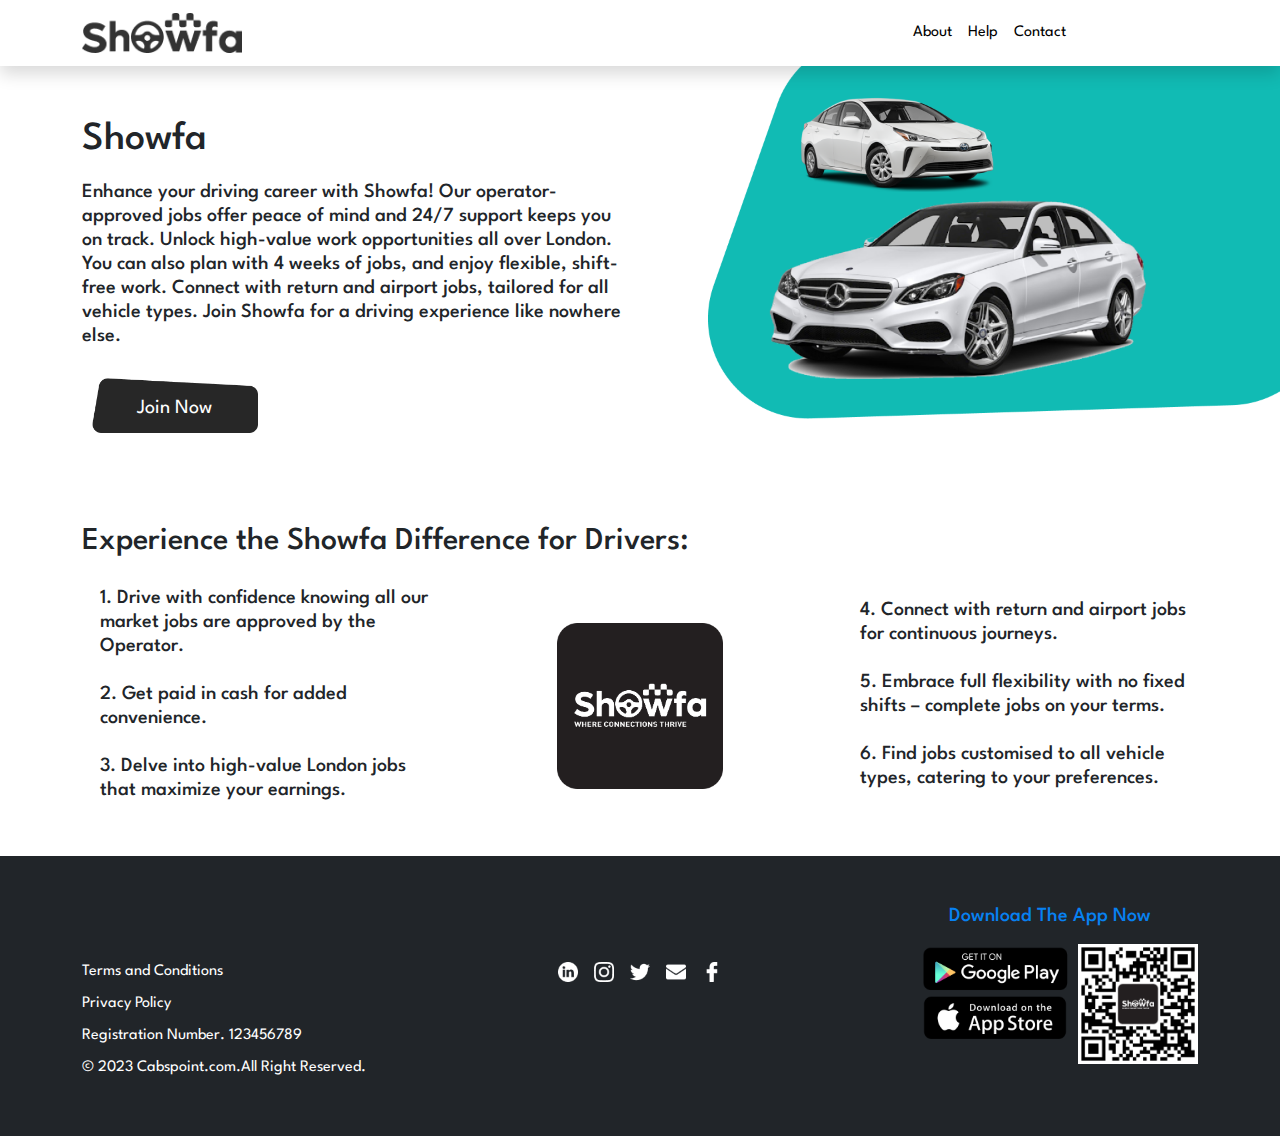
<file: showfa-driver/index.html>
<!doctype html>
<html lang="en">

<head>
  <meta charset="utf-8">
  <meta name="viewport" content="width=device-width, initial-scale=1">
  <link rel="icon" type="image/x-icon" href="images/favicon.ico">
  <link href="https://cdn.jsdelivr.net/npm/bootstrap@5.0.2/dist/css/bootstrap.min.css" rel="stylesheet" crossorigin="anonymous">
  <title>Showfa</title>
  <link rel="stylesheet" href="css/style.css">

</head>

<body>
  <header class="main-header">
    <nav class="navbar navbar-expand-lg navbar-light shadow">
      <div class="container">
        <a class="navbar-brand" href="#">
          <img src="images/logo.png" width="100%" alt="Logo">
        </a>
        <span class="menuIcons d-block d-md-none"><img src="images/menuIcons.png" width="24px" alt=""></span>
        <div class="collapse navbar-collapse" id="navbarNavAltMarkup">
          <div class="text-end d-md-none pe-3">
            <span class="menuClose">&times;</span>
          </div>
          <div class="navbar-nav ms-auto">
            <a class="nav-link active" aria-current="page" href="#">About</a>
            <a class="nav-link active" href="#">Help</a>
            <a class="nav-link active" href="#">Contact</a>
            <a href="#" class="nav-link active d-md-none"><img src="images/user.png" class="me-2" alt=""> Login/Signup</a>
          </div>
          <div class="ms-0 ms-md-3 d-none d-md-block">
            <a class="nav-link btn btn-dark text-white d-inline-block py-1 me-2" href="#">Join Now</a>
            <a class="nav-link btn btn-dark text-white d-inline-block py-1" href="#">Login</a>
          </div>
        </div>
      </div>
    </nav>
  </header>

  <section class="homeBanner">
    <div class="container">
        <div class="row">
          <div class="col-sm-12 d-block d-sm-none mb-4 text-center">
            <img src="images/homeBg.png" width="95%" alt="">
          </div>
            <div class="col-sm-6">
                <h1 class="mb-3 d-none d-sm-block">Showfa</h1>
                <h5>Enhance your driving career with Showfa! Our operator-approved jobs offer peace of mind and 24/7 support keeps you on track. Unlock high-value work opportunities all over London. You can also plan with 4 weeks of jobs, and enjoy flexible, shift-free work. Connect with return and airport jobs, tailored for all vehicle types. Join Showfa for a driving experience like nowhere else.</h5>
                <a href="#" class="customBtn text-center text-white d-none d-sm-block">Join Now</a>
            </div>
        </div>
    </div>
</section>
<section class="benifits">
    <div class="container">
        <div class="row align-items-center">
            <div class="col-md-12">
                <h2 class="mb-4">Experience the Showfa Difference for Drivers:</h2>
            </div>
            <div class="col-md-4">
                <div class="leftBenefits">
                    <h5 class="mb-md-4 mb-3"><span class="b-count">1.</span> Drive with confidence knowing all our market jobs are approved by the Operator.</h5>
                    <h5 class="mb-md-4 mb-3"><span class="b-count">2.</span> Get paid in cash for added convenience.</h5>
                    <h5 class="mb-md-4 mb-3"><span class="b-count">3.</span> Delve into high-value London jobs that maximize your earnings.</h5>
                </div>
            </div>
            <div class="col-md-2 offset-md-1 d-none d-sm-block">
                <div class="centerLogo">
                    <img src="images/logo-1.png" width="100%" alt="CP Logo">
                </div>
            </div>
            <div class="col-md-4 offset-md-1">
                <div class="leftBenefits">
                    <h5 class="mb-md-4 mb-3"><span class="b-count">4.</span> Connect with return and airport jobs for continuous journeys.</h5>
                    <h5 class="mb-md-4 mb-3"><span class="b-count">5.</span> Embrace full flexibility with no fixed shifts – complete jobs on your terms.</h5>
                    <h5 class="mb-md-4 mb-3"><span class="b-count">6.</span> Find jobs customised to all vehicle types, catering to your preferences.</h5>
                </div>
            </div>
        </div>
    </div>
</section>

<div class="d-block d-sm-none py-4">
    <h3 class="mb-3 text-center mobileBtn text-white">Download The App Now</h3>
    <div class="d-flex gap-2 algin-items-center justify-content-center">
      <ul class="downloadApp list-unstyled mb-0">
        <li><a href="#" class="text-white"><img src="images/google.png" alt=""></a></li>
        <li><a href="#" class="text-white"><img src="images/appstore.png" alt=""></a></li>
      </ul>
      <img src="images/ShowfaQR.png" alt="">
    </div>
  </div>
  
  <footer class="bg-dark text-white py-4 d-none d-sm-block py-md-5">
    <div class="container">
      <div class="row">
        <div class="col-md-4">
          <ul class="aboutList list-unstyled mb-0 pt-5 mt-2">
            <li class="mb-2"><a href="term-and-condition.html" class="text-white">Terms and Conditions</a></li>
            <li class="mb-2"><a href="privacy-policy.html" class="text-white">Privacy Policy</a></li>
            <li class="mb-2"><a href="tel: " class="text-white">Registration Number. 123456789</a></li>
            <li class="mb-2"><a href="javascript:void(0)" class="text-white">© 2023 Cabspoint.com.All Right Reserved. </a></li>
          </ul>
        </div>
        <div class="col-md-4">
          <ul class="socialList mb-0 list-unstyled d-flex gap-3 justify-content-center pt-5 mt-2">
            <li><a href="#" class="text-white"><img src="images/Linkdin.png" width="20px" alt="social"></a></li>
            <li><a href="#" class="text-white"><img src="images/Instagram.png" width="20px" alt="social"></a></li>
            <li><a href="#" class="text-white"><img src="images/Twitter.png" width="20px" alt="social"></a></li>
            <li><a href="#" class="text-white"><img src="images/Mail.png" width="20px" alt="social"></a></li>
            <li><a href="#" class="text-white"><img src="images/Facebook.png" width="20px" alt="social"></a></li>
          </ul>
        </div>
        <div class="col-md-4 ps-md-4">
          <h5 class="mb-3 text-center ps-md-5" style="color: #0781F1;">Download The App Now</h5>
          <div class="d-flex gap-2 algin-items-center justify-content-end">
            <ul class="downloadApp list-unstyled mb-0">
              <li><a href="#" class="text-white"><img src="images/google.png" width="150px" alt="google"></a></li>
              <li><a href="#" class="text-white"><img src="images/appstore.png" width="150px" alt="appstore"></a></li>
            </ul>
            <img src="images/ShowfaQR.png" class="qrCode" width="120px" alt="">
          </div>
        </div>
      </div>
    </div>
  </footer>
  
  
  <script src="https://cdn.jsdelivr.net/npm/bootstrap@5.0.2/dist/js/bootstrap.bundle.min.js" crossorigin="anonymous"></script>
  <script src="js/main.js"></script>

  </body>
  </html>
</file>
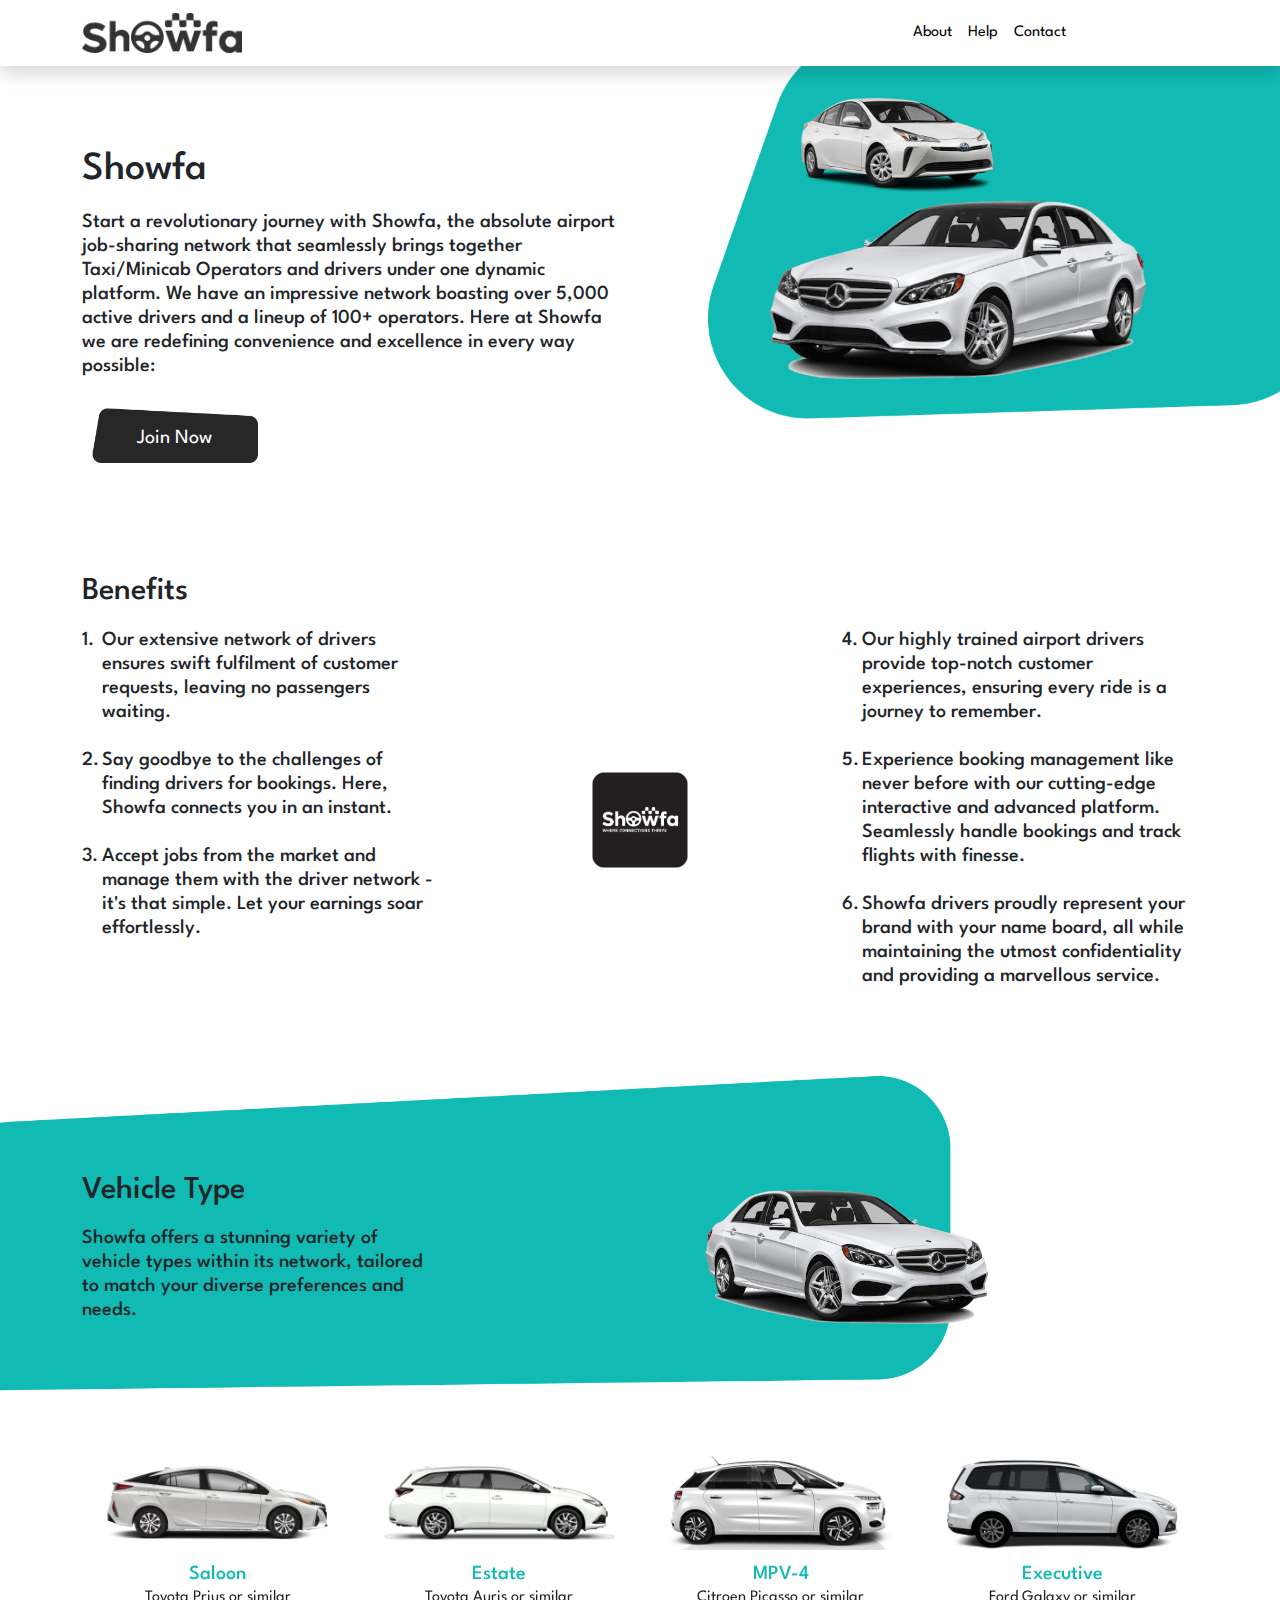
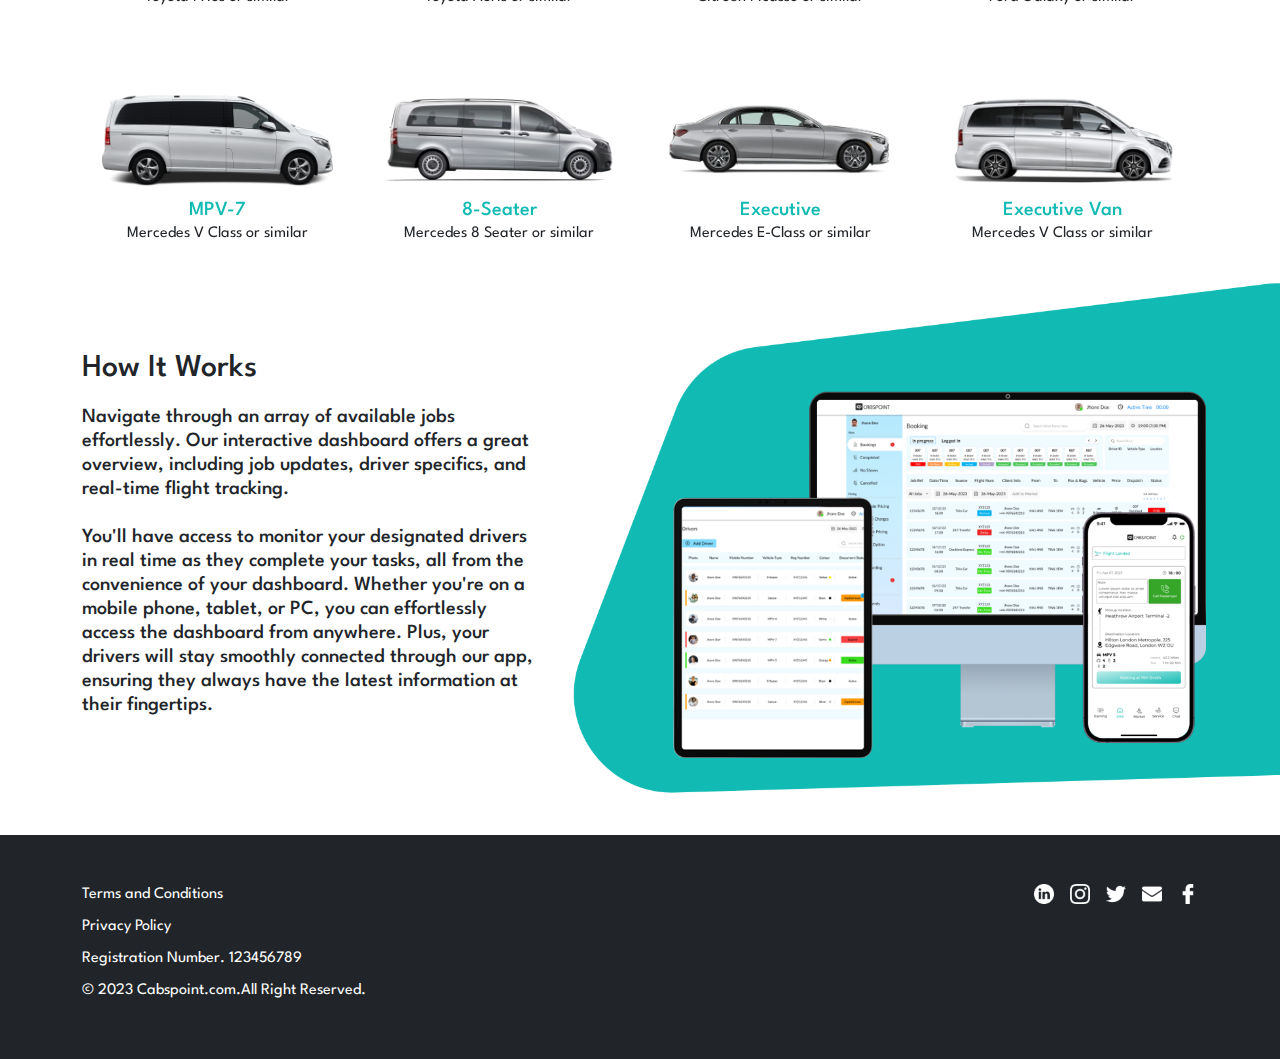
<file: showfa-operator/index.html>
<!doctype html>
<html lang="en">

<head>
    <meta charset="utf-8">
    <meta name="viewport" content="width=device-width, initial-scale=1">
    <link rel="icon" type="image/x-icon" href="images/favicon.ico">
    <title>Showfa</title>
    <link href="https://cdn.jsdelivr.net/npm/bootstrap@5.0.2/dist/css/bootstrap.min.css" rel="stylesheet"
        crossorigin="anonymous">
    <link rel="stylesheet" href="https://cdnjs.cloudflare.com/ajax/libs/OwlCarousel2/2.3.4/assets/owl.carousel.min.css"
        referrerpolicy="no-referrer" />
    <link rel="stylesheet"
        href="https://cdnjs.cloudflare.com/ajax/libs/OwlCarousel2/2.3.4/assets/owl.theme.default.min.css"
        referrerpolicy="no-referrer" />
    <link rel="stylesheet" href="css/style.css">

</head>

<body>
    <header class="main-header">
        <nav class="navbar navbar-expand-lg navbar-light shadow">
            <div class="container">
                <a class="navbar-brand" href="#">
                    <img src="images/logo.png" width="100%" alt="Logo">
                </a>
                <span class="menuIcons d-block d-md-none"><img src="images/menuIcons.png" width="24px" alt=""></span>
                <div class="collapse navbar-collapse" id="navbarNavAltMarkup">
                    <div class="text-end d-md-none pe-3">
                        <span class="menuClose">&times;</span>
                    </div>
                    <div class="navbar-nav ms-auto">
                        <a class="nav-link active" aria-current="page" href="#">About</a>
                        <a class="nav-link active" href="#">Help</a>
                        <a class="nav-link active" href="#">Contact</a>
                        <a href="#" class="nav-link active d-md-none"><img src="images/user.png" class="me-2" alt="">
                            Login/Signup</a>
                    </div>
                    <div class="ms-0 ms-md-3 d-none d-md-block">
                        <a class="nav-link btn btn-dark text-white d-inline-block py-1 me-2" href="#">Join Now</a>
                        <a class="nav-link btn btn-dark text-white d-inline-block py-1" href="#">Login</a>
                    </div>
                </div>
            </div>
        </nav>
    </header>

    <section class="homeBanner">
        <div class="container">
            <div class="row">
                <div class="col-sm-12 d-block d-sm-none mb-4 text-center">
                  <img src="images/homeBg.png" width="95%" alt="">
                </div>
                <div class="col-sm-6">
                    <h1 class="mb-3 d-none d-sm-block">Showfa</h1>
                    <h5>Start a revolutionary journey with Showfa, the absolute airport job-sharing network that
                        seamlessly brings together Taxi/Minicab Operators and drivers under one dynamic platform. We
                        have an impressive network boasting over 5,000 active drivers and a lineup of 100+ operators.
                        Here at Showfa we are redefining convenience and excellence in every way possible:</h5>
                    <a href="#" class="customBtn text-center text-white d-none d-sm-block">Join Now</a>
                </div>
            </div>
        </div>
    </section>
    <section class="benifits">
        <div class="container">
            <div class="row">
                <div class="col-md-12">
                    <h2 class="mb-md-3">Benefits</h2>
                </div>
            </div>
            <div class="row">
                <div class="col-md-5 col-lg-4">
                    <div class="leftBenefits">
                        <h5 class="mb-md-4 mb-3"><span class="b-count">1.</span> Our extensive network of drivers ensures swift fulfilment of customer
                            requests, leaving no passengers waiting.</h5>
                        <h5 class="mb-md-4 mb-3"><span class="b-count">2.</span> Say goodbye to the challenges of finding drivers for bookings. Here,
                            Showfa connects you in an instant.</h5>
                        <h5 class="mb-md-4 mb-3"><span class="b-count">3.</span> Accept jobs from the market and manage them with the driver network -
                            it's that simple. Let your earnings soar effortlessly.</h5>
                    </div>
                </div>
                <div class="col-md-2 offset-lg-1 d-none d-sm-block position-relative">
                    <div class="centerLogo">
                        <img src="images/logo-1.png" width="100%" alt="CP Logo">
                    </div>
                </div>
                <div class="col-md-5 col-lg-4 offset-lg-1">
                    <div class="leftBenefits">
                        <h5 class="mb-md-4 mb-3"><span class="b-count">4.</span> Our highly trained airport drivers provide top-notch customer
                            experiences, ensuring every ride is a journey to remember.
                        </h5>
                        <h5 class="mb-md-4 mb-3"><span class="b-count">5.</span> Experience booking management like never before with our cutting-edge
                            interactive and advanced platform. Seamlessly handle bookings and track flights with
                            finesse.
                        </h5>
                        <h5 class="mb-md-4 mb-3"><span class="b-count">6.</span> Showfa drivers proudly represent your brand with your name board,
                            all while maintaining the utmost confidentiality and providing a marvellous service.
                        </h5>
                    </div>
                </div>
            </div>
        </div>
    </section>
    <section class="vehicleType">
        <div class="container">
            <div class="row align-items-center">
                <div class="col-8 col-sm-10 col-md-6 col-lg-4 col-xxl-3">
                    <h2 class="mb-md-3 mb-1">Vehicle Type</h2>
                    <h5>Showfa offers a stunning variety of vehicle types within its network,
                        tailored to match your diverse preferences and needs.
                    </h5>
                </div>
            </div>
        </div>
    </section>
    <section class="pt-4 pb-2 carTypeList">
        <div class="container">
            <div class="owl-carousel owl-theme">
                <div class="item">
                    <div class="carImage">
                        <img src="images/saloon.png" width="100%" alt="car name">
                    </div>
                    <div class="carDetails carDe1 text-center">
                        <h5 style="color: #11BBB4;" class="mb-0">Saloon</h5>
                        <p>Toyota Prius or similar</p>
                    </div>
                    <div class="carImage">
                        <img src="images/mpv7.png" width="100%" alt="car name">
                    </div>
                    <div class="carDetails text-center">
                        <h5 style="color: #11BBB4;" class="mb-0">MPV-7</h5>
                        <p>Mercedes V Class or similar</p>
                    </div>
                </div>
                <div class="item">
                    <div class="carImage">
                        <img src="images/estate.png" width="100%" alt="car name">
                    </div>
                    <div class="carDetails carDe1 text-center">
                        <h5 style="color: #11BBB4;" class="mb-0">Estate</h5>
                        <p>Toyota Auris or similar</p>
                    </div>
                    <div class="carImage">
                        <img src="images/8seater.png" width="100%" alt="car name">
                    </div>
                    <div class="carDetails text-center">
                        <h5 style="color: #11BBB4;" class="mb-0">8-Seater</h5>
                        <p>Mercedes 8 Seater or similar</p>
                    </div>
                </div>
                <div class="item">
                    <div class="carImage">
                        <img src="images/mpv4.png" width="100%" alt="car name">
                    </div>
                    <div class="carDetails carDe1 text-center">
                        <h5 style="color: #11BBB4;" class="mb-0">MPV-4</h5>
                        <p>Citroen Picasso or similar</p>
                    </div>
                    <div class="carImage">
                        <img src="images/executive.png" width="100%" alt="car name">
                    </div>
                    <div class="carDetails text-center">
                        <h5 style="color: #11BBB4;" class="mb-0">Executive</h5>
                        <p>Mercedes E-Class or similar</p>
                    </div>
                </div>
                <div class="item">
                    <div class="carImage">
                        <img src="images/mpv5.png" width="100%" alt="car name">
                    </div>
                    <div class="carDetails carDe1 text-center">
                        <h5 style="color: #11BBB4;" class="mb-0">Executive</h5>
                        <p>Ford Galaxy or similar</p>
                    </div>
                    <div class="carImage">
                        <img src="images/executive-van.png" width="100%" alt="car name">
                    </div>
                    <div class="carDetails text-center">
                        <h5 style="color: #11BBB4;" class="mb-0">Executive Van</h5>
                        <p>Mercedes V Class or similar</p>
                    </div>
                </div>
            </div>
        </div>
    </section>
    <section class="howWork">
        <div class="container">
            <div class="row">
                <div class="col-sm-5">
                    <h2 class="mb-md-3">How It Works</h2>
                    <h5 class="mb-2 mb-md-4">Navigate through an array of available jobs effortlessly. Our interactive
                        dashboard offers a great overview, including job updates, driver specifics, and real-time flight
                        tracking.
                    </h5>
                    <h5>You'll have access to monitor your designated drivers in real time as they complete your tasks,
                        all from the convenience of your dashboard. Whether you're on a mobile phone, tablet, or PC, you
                        can effortlessly access the dashboard from anywhere. Plus, your drivers will stay smoothly
                        connected through our app, ensuring they always have the latest information at their fingertips.
                    </h5>
                </div>
            </div>
        </div>
    </section>

    <footer class="bg-dark text-white py-4 py-md-5">
        <div class="container">
            <div class="row">
                <div class="col-sm-6">
                    <ul class="aboutList list-unstyled mb-0">
                        <li class="mb-0 mb-sm-2"><a href="term-and-condition.html" class="text-white">Terms and Conditions</a></li>
                        <li class="mb-0 mb-sm-2"><a href="privacy-policy.html" class="text-white">Privacy Policy</a></li>
                        <li class="mb-0 mb-sm-2"><a href="tel: " class="text-white">Registration Number. 123456789</a>
                        </li>
                        <li class="mb-0 mb-sm-2"><a href="javascript:void(0)" class="text-white">© 2023
                                Cabspoint.com.All Right Reserved. </a></li>
                    </ul>
                </div>
                <div class="col-sm-6">
                    <ul class="socialList mb-0 list-unstyled d-flex gap-3 justify-content-end">
                        <li><a href="#" class="text-white"><img src="images/Linkdin.png" width="20px" alt=""></a></li>
                        <li><a href="#" class="text-white"><img src="images/Instagram.png" width="20px" alt=""></a></li>
                        <li><a href="#" class="text-white"><img src="images/Twitter.png" width="20px" alt=""></a></li>
                        <li><a href="#" class="text-white"><img src="images/Mail.png" width="20px" alt=""></a></li>
                        <li><a href="#" class="text-white"><img src="images/Facebook.png" width="20px" alt=""></a></li>
                    </ul>
                </div>
            </div>
        </div>
    </footer>

    <script src="https://cdnjs.cloudflare.com/ajax/libs/jquery/3.7.0/jquery.min.js"
        referrerpolicy="no-referrer"></script>
    <script src="https://cdnjs.cloudflare.com/ajax/libs/OwlCarousel2/2.3.4/owl.carousel.min.js"
        referrerpolicy="no-referrer"></script>
    <script src="https://cdn.jsdelivr.net/npm/bootstrap@5.0.2/dist/js/bootstrap.bundle.min.js"
        crossorigin="anonymous"></script>
    <script src="js/main.js"></script>

</body>

</html>
</file>
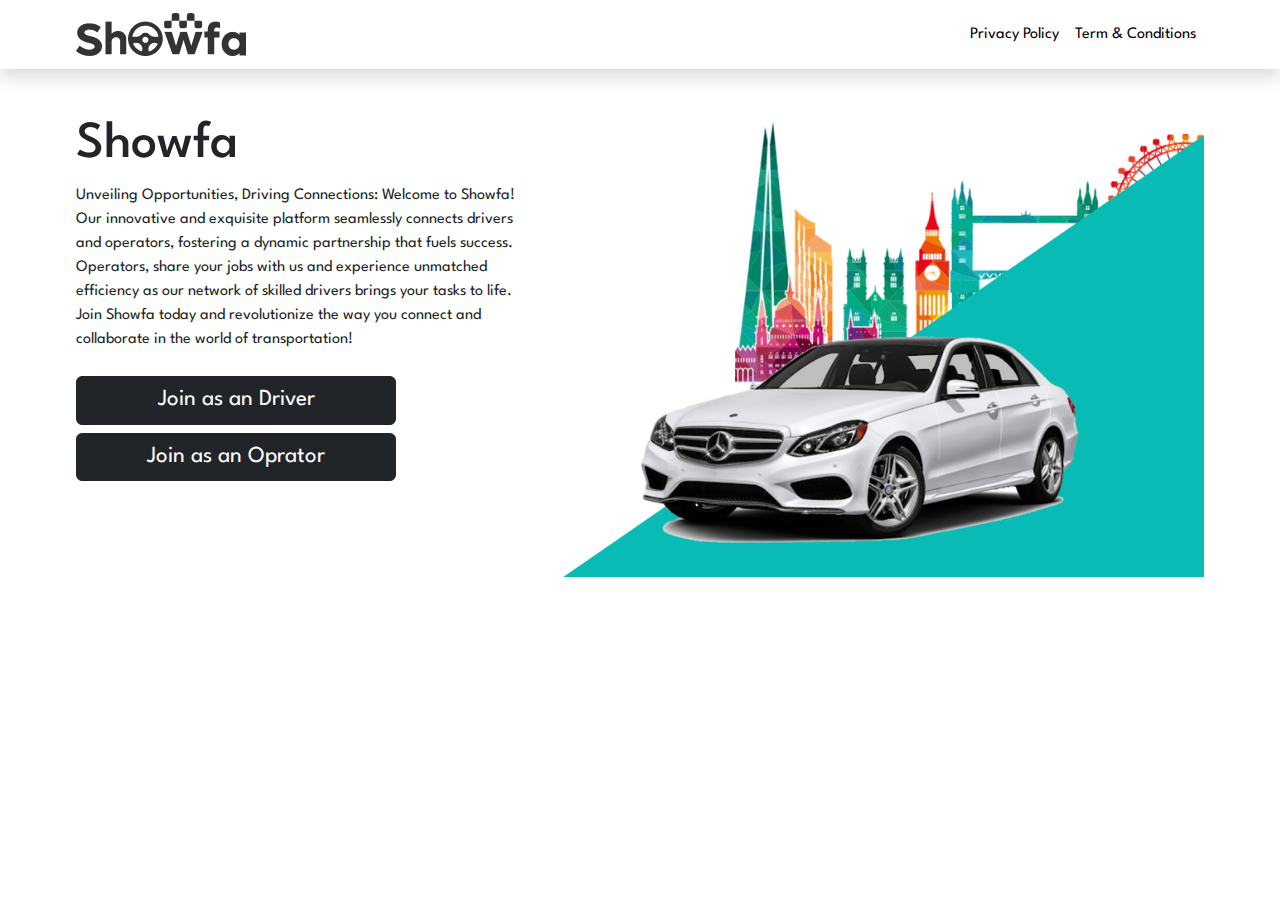
<file: showfa/index.html>
<!doctype html>
<html lang="en">

<head>
    <meta charset="utf-8">
    <meta name="viewport" content="width=device-width, initial-scale=1">
    <link rel="icon" type="image/x-icon" href="images/favicon.ico">
    <link href="https://cdn.jsdelivr.net/npm/bootstrap@5.0.2/dist/css/bootstrap.min.css" rel="stylesheet"
        crossorigin="anonymous">
    <title>Showfa</title>
    <link rel="stylesheet" href="css/style.css">

</head>

<body>
    <header class="main-header">
        <nav class="navbar navbar-expand-lg navbar-light shadow">
          <div class="container">
            <a class="navbar-brand" href="#">
              <img src="images/logo.png" width="100%" alt="Logo">
            </a>
            <span class="menuIcons d-block d-md-none"><img src="images/menuIcons.png" width="24px" alt=""></span>
            <div class="collapse navbar-collapse" id="navbarNavAltMarkup">
              <div class="text-end d-md-none pe-3">
                <span class="menuClose">&times;</span>
              </div>
              <div class="navbar-nav ms-auto">
                <a class="nav-link active" href="privacy-policy.html">Privacy Policy</a>
                <a class="nav-link active" href="term-and-condition.html">Term & Conditions</a>
              </div>
            </div>
          </div>
        </nav>
      </header>

    <section class="bannerSection">
        <div class="container">
            <div class="row">
                <div class="col-lg-6 order-2 order-lg-1 col-xl-5">
                    <h1 class="mt-3 mt-sm-0">Showfa</h1>
                    <p class="mb-md-4">Unveiling Opportunities, Driving Connections:
                        Welcome to Showfa! Our innovative and exquisite platform seamlessly connects drivers and
                        operators, fostering a dynamic partnership that fuels success. Operators, share your jobs with
                        us and experience unmatched efficiency as our network of skilled drivers brings your tasks to
                        life. Join Showfa today and revolutionize the way you connect and collaborate in the world of
                        transportation!
                    </p>
                    <div class="customBtnBox">
                        <button class="btn btn-dark">Join as an Driver</button>
                        <div class="mt-2 d-none d-lg-block"></div>
                        <button class="btn btn-dark">Join as an Oprator</button>
                    </div>
                </div>
                <div class="col-lg-6 order-1 order-lg-2 col-xl-7">
                    <div class="text-center position-relative">
                        <img src="images/showfa-desk.png" width="100%" alt="">
                    </div>
                </div>
            </div>
        </div>
    </section>

    <script src="https://cdn.jsdelivr.net/npm/bootstrap@5.0.2/dist/js/bootstrap.bundle.min.js"
        crossorigin="anonymous"></script>

        <script>
              document.querySelector('.menuIcons').addEventListener('click', function(){
    document.querySelector('#navbarNavAltMarkup').classList.add('openMenu');
  });

  document.querySelector('.menuClose').addEventListener('click', function(){
    document.querySelector('#navbarNavAltMarkup').classList.remove('openMenu');
  });
        </script>
</body>

</html>
</file>
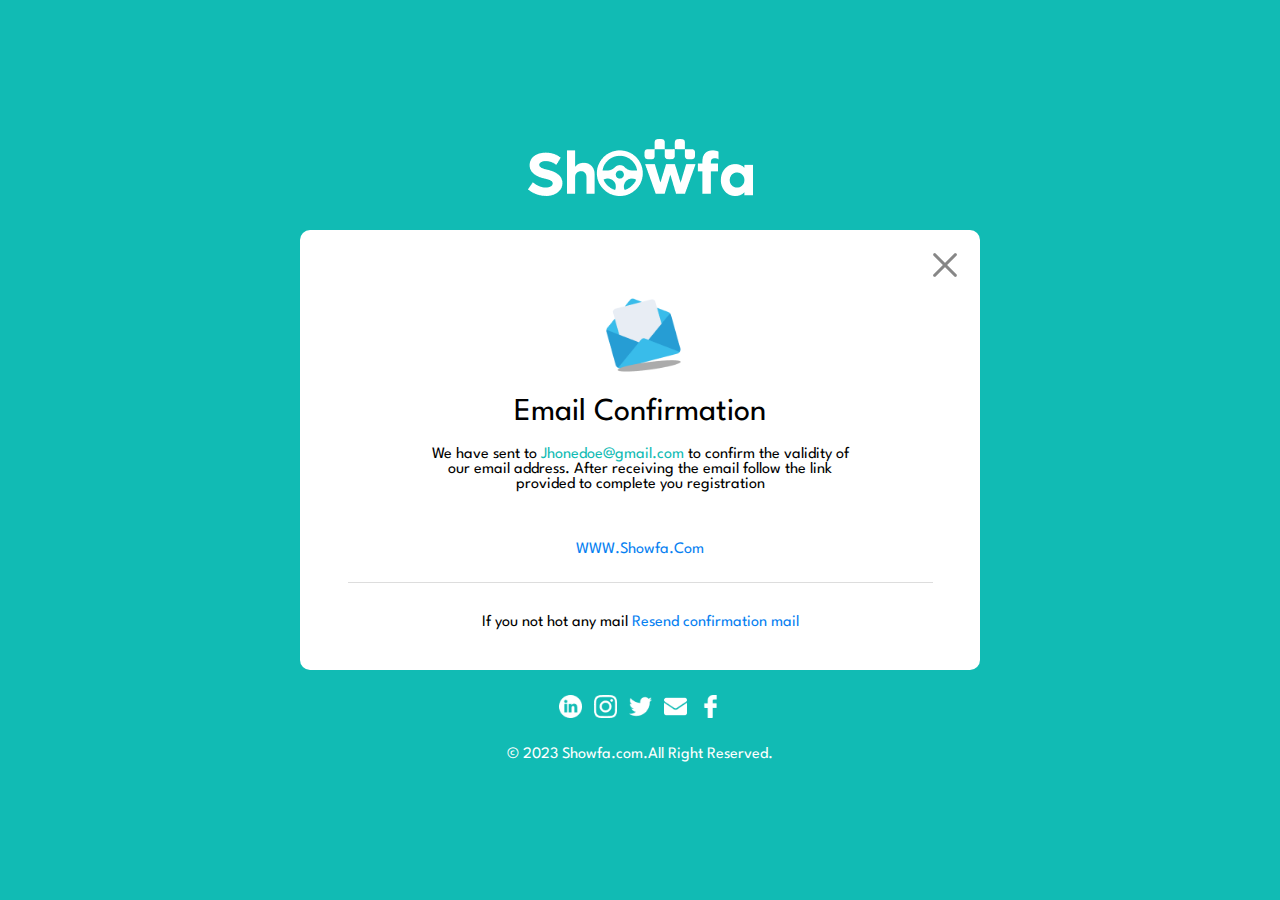
<file: mail-conformation/mail-conformation.html>
<!DOCTYPE html>
<html lang="en">

<head>
    <meta charset="UTF-8">
    <meta name="viewport" content="width=device-width, initial-scale=1.0">
    <title>Mail Conformation</title>

    <style>
        @import url('https://fonts.googleapis.com/css2?family=League+Spartan:wght@100;200;300;400;500;600;700;800;900&display=swap');

        * {
            margin: 0;
            padding: 0;
            text-decoration: none;
        }

        a {
            color: #0781F1;
        }

        body {
            font-family: 'League Spartan', sans-serif;
        }

        .main-section {
            text-align: center;
            background: #11BBB4;
            min-height: 100vh;
            display: flex;
            align-items: center;
            justify-content: center;
        }

        .mailBody {
            width: 650px;
            margin: 30px auto 0;
            background: #fff;
            border-radius: 10px;
            padding: 15px;
        }

        .mail-body-main {
            width: 432px;
            margin: auto;
        }

        .mail-body-main h1 {
            font-weight: 400;
            margin: 20px 0;
        }

        .copyright {
            margin-top: 50px;
            display: inline-block;
        }

        .footer {
            padding: 32px 0 25px;
            border-top: 1px solid #ddd;
            margin: 25px auto 0;
            width: 90%;
        }

        .socialList {
            list-style: none;
            display: flex;
            justify-content: center;
            gap: 12px;
            margin-top: 25px;
        }

        @media (max-width: 768px) {
            .mailBody {
                width: 90%;
                padding: 10px;
            }

            .mail-body-main {
                width: 100%;
            }

            .footer {
                padding: 20px 0 10px;
                width: 100%;
            }

            .copyright {
                margin-top: 30px;
            }

        }
    </style>
</head>

<body>

    <section class="main-section">
        <div>
            <img src="images/logo-white.png" alt="logo">
            <div class="mailBody">
                <div style="text-align: right;"><img src="images/cross.png" alt="close"></div>
                <div class="mail-body-main">
                    <img src="images/email-1.png" width="85px" height="85px" alt="Email">
                    <h1>Email Confirmation</h1>
                    <p>We have sent to <a href="mailto: " style="color: #11BBB4;">Jhonedoe@gmail.com</a> to confirm
                        the validity of our email address. After receiving the
                        email follow the link provided to complete you registration</p>
                </div>
                <a href="#" class="copyright">WWW.Showfa.Com</a>
                <p class="footer">If you not hot any mail <a href="#"> Resend confirmation mail</a></p>
            </div>

            <ul class="socialList">
                <li><a href="#" class="text-white"><img src="images/Linkdin.png" width="23px" alt=""></a></li>
                <li><a href="#" class="text-white"><img src="images/Instagram.png" width="23px" alt=""></a></li>
                <li><a href="#" class="text-white"><img src="images/Twitter.png" width="23px" alt=""></a></li>
                <li><a href="#" class="text-white"><img src="images/Mail.png" width="23px" alt=""></a></li>
                <li><a href="#" class="text-white"><img src="images/Facebook.png" width="23px" alt=""></a></li>
            </ul>
            <p style="color: #fff; margin-top: 25px;">© 2023 Showfa.com.All Right Reserved. </p>
        </div>
    </section>

</body>

</html>
</file>
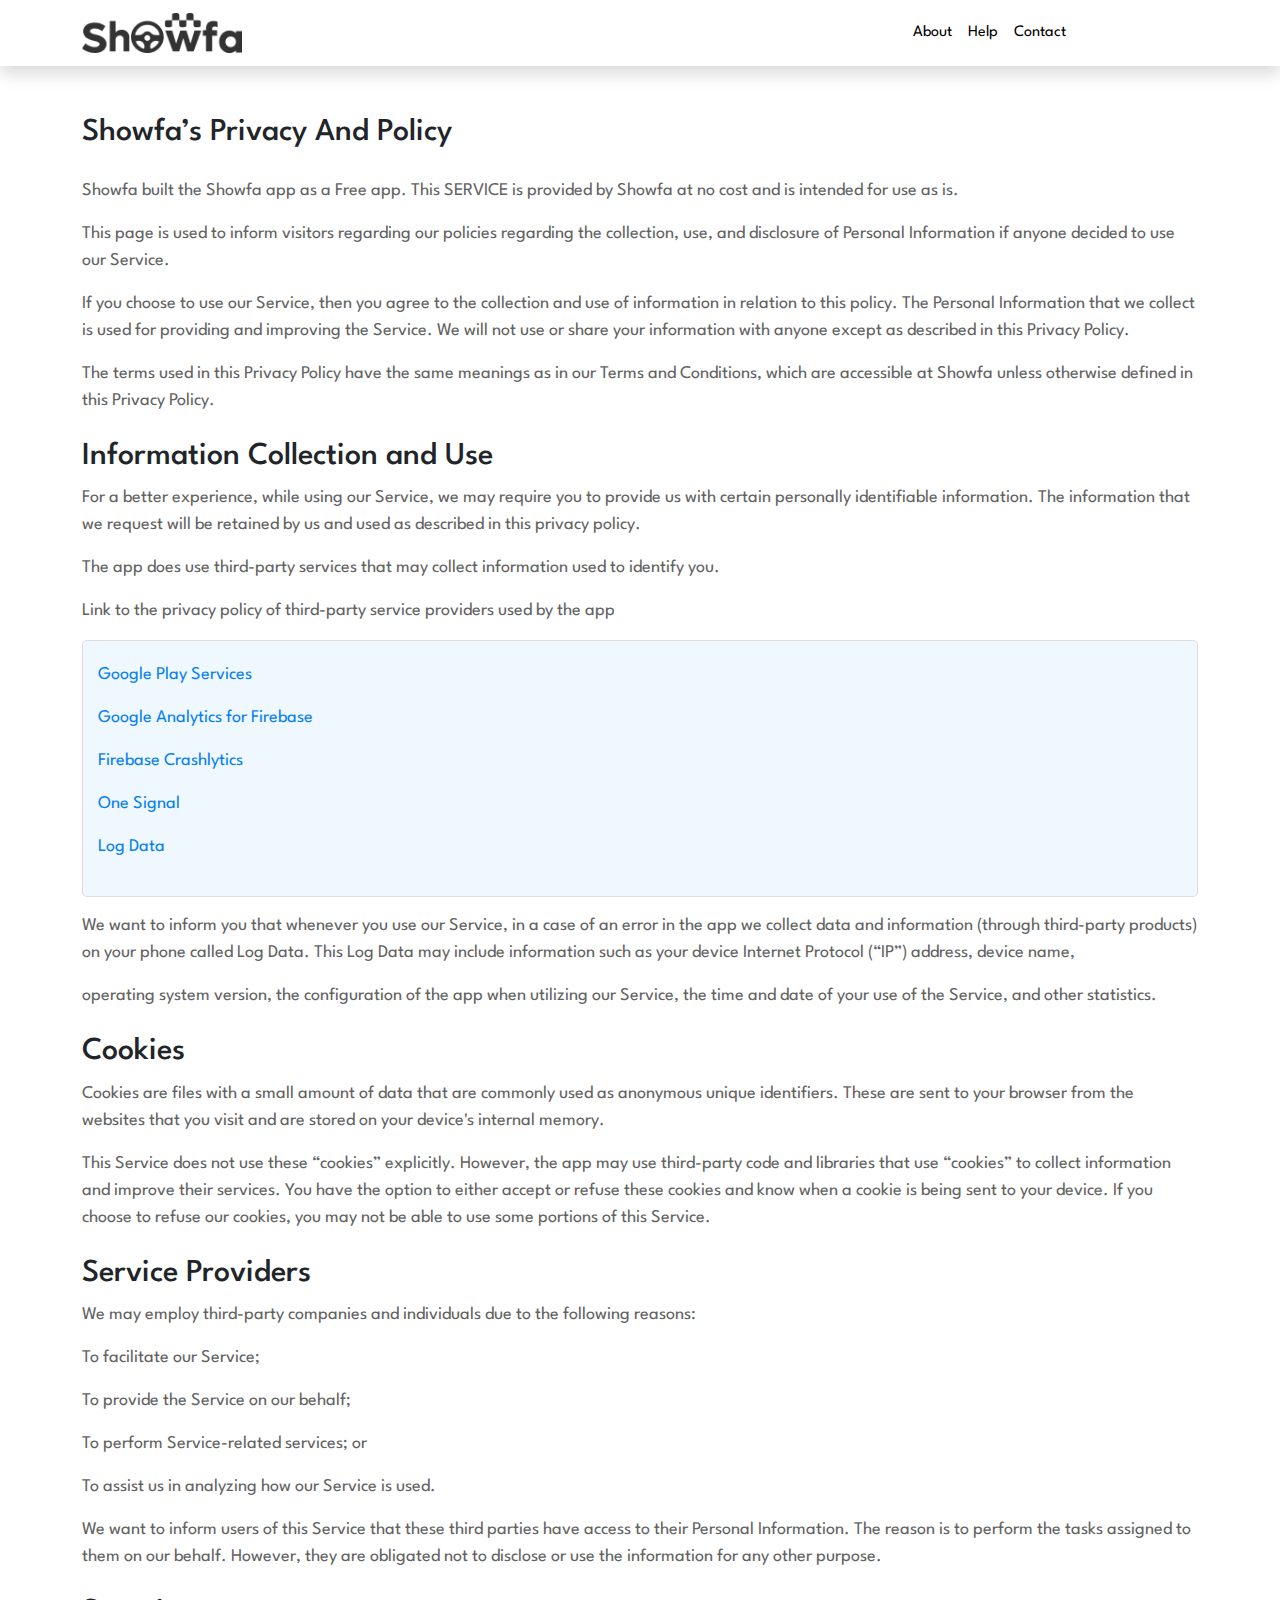
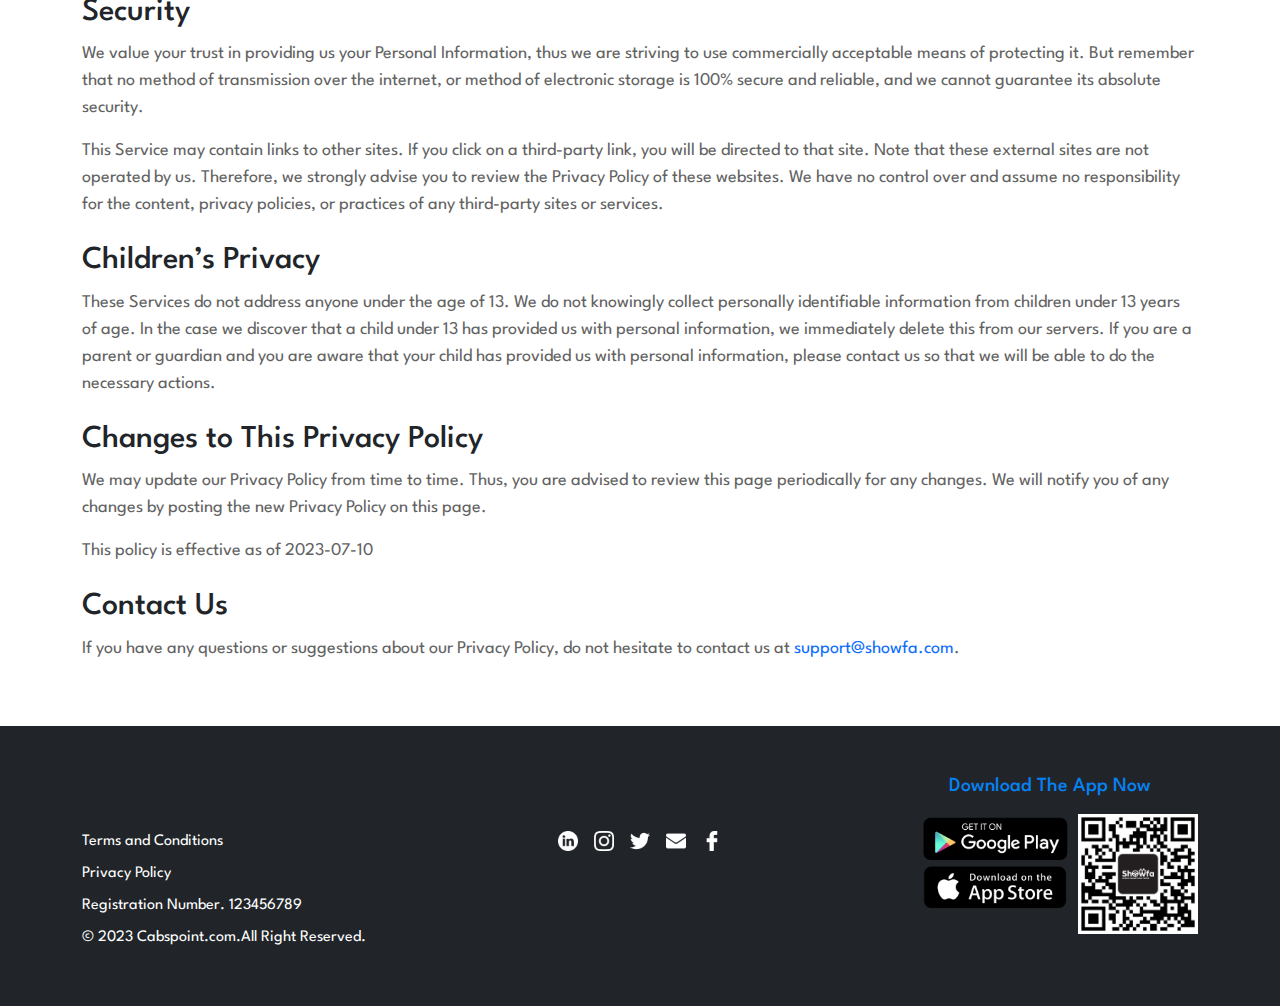
<file: showfa-driver/privacy-policy.html>
<!doctype html>
<html lang="en">

<head>
  <meta charset="utf-8">
  <meta name="viewport" content="width=device-width, initial-scale=1">
  <link rel="icon" type="image/x-icon" href="images/favicon.ico">
  <link href="https://cdn.jsdelivr.net/npm/bootstrap@5.0.2/dist/css/bootstrap.min.css" rel="stylesheet"
    crossorigin="anonymous">
  <title>Showfa</title>
  <link rel="stylesheet" href="css/style.css">

</head>

<body>
  <header class="main-header">
    <nav class="navbar navbar-expand-lg navbar-light shadow">
      <div class="container">
        <a class="navbar-brand" href="#">
          <img src="images/logo.png" width="100%" alt="Logo">
        </a>
        <span class="menuIcons d-block d-md-none"><img src="images/menu-icon.png" width="24px" alt=""></span>
        <div class="collapse navbar-collapse" id="navbarNavAltMarkup">
          <div class="text-end d-md-none pe-3">
            <span class="menuClose">&times;</span>
          </div>
          <div class="navbar-nav ms-auto">
            <a class="nav-link active" aria-current="page" href="#">About</a>
            <a class="nav-link active" href="#">Help</a>
            <a class="nav-link active" href="#">Contact</a>
            <a href="#" class="nav-link active d-md-none"><img src="images/user.png" class="me-2" alt=""> Login/Signup</a>
          </div>
          <div class="ms-0 ms-md-3 d-none d-md-block">
            <a class="nav-link btn btn-dark text-white d-inline-block py-1 me-2" href="#">Join Now</a>
            <a class="nav-link btn btn-dark text-white d-inline-block py-1" href="#">Login</a>
          </div>
        </div>
      </div>
    </nav>
  </header>

  <section class="privacy-policy py-4 py-md-5">
    <div class="container">
      <div class="row">
        <div class="col-md-12">
          <h2 class="mb-3 mb-md-4">Showfa’s Privacy And Policy</h2>
          <p>Showfa built the Showfa app as a Free app. This SERVICE is provided by
            Showfa at no cost and is intended for use as is.</p>
          <p>This page is used to inform visitors regarding our policies regarding the
            collection, use, and disclosure of Personal Information if anyone decided to
            use our Service.</p>
          <p>If you choose to use our Service, then you agree to the collection and use of information
            in relation to this policy. The Personal Information that we collect is used for providing and
            improving the Service. We will not use or share your information with anyone except as
            described in this Privacy Policy.</p>
          <p>The terms used in this Privacy Policy have the same meanings as in our Terms and Conditions,
            which are accessible at Showfa unless otherwise defined in this Privacy Policy.</p>
          <h2 class="mt-3 mt-md-4">Information Collection and Use</h2>
          <p>For a better experience, while using our Service, we may require you to provide us
            with certain personally identifiable information. The information that we request will
            be retained by us and used as described in this privacy policy.</p>
          <p>The app does use third-party services that may collect information used to identify you.</p>
          <p>Link to the privacy policy of third-party service providers used by the app</p>
          <div class="privacy-box">
            <p>Google Play Services</p>
            <p>Google Analytics for Firebase</p>
            <p>Firebase Crashlytics</p>
            <p> One Signal</p>
            <p> Log Data</p>
          </div>
          <p>We want to inform you that whenever you use our Service, in a case of an error in the app
            we collect data and information (through third-party products) on your phone called Log Data.
            This Log Data may include information such as your device Internet Protocol (“IP”) address,
            device name,</p>
          <p>operating system version, the configuration of the app when utilizing our Service, the time
            and date of your use of the Service, and other statistics.</p>
          <h2 class="mt-3 mt-md-4">Cookies</h2>
          <p>Cookies are files with a small amount of data that are commonly used as anonymous unique
            identifiers. These are sent to your browser from the websites that you visit and are stored on
            your device's internal memory.</p>
          <p>This Service does not use these “cookies” explicitly. However, the app may use third-party
            code and libraries that use “cookies” to collect information and improve their services. You
            have the option to either accept or refuse these cookies and know when a cookie is being
            sent to your device. If you choose to refuse our cookies, you may not be able to use some
            portions of this Service.</p>
          <h2 class="mt-3 mt-md-4">Service Providers</h2>
          <p>We may employ third-party companies and individuals due to the following reasons:</p>
          <p>To facilitate our Service;</p>
          <p>To provide the Service on our behalf;</p>
          <p>To perform Service-related services; or</p>
          <p>To assist us in analyzing how our Service is used.</p>
          <p>We want to inform users of this Service that these third parties have access to their Personal
            Information. The reason is to perform the tasks assigned to them on our behalf. However,
            they are obligated not to disclose or use the information for any other purpose. </p>
          <h2 class="mt-3 mt-md-4">Security</h2>
          <p>We value your trust in providing us your Personal Information, thus we are striving to
            use commercially acceptable means of protecting it. But remember that no method of
            transmission over the internet, or method of electronic storage is 100% secure and reliable,
            and we cannot guarantee its absolute security. </p>
          <p>This Service may contain links to other sites. If you click on a third-party link, you will be
            directed to that site. Note that these external sites are not operated by us. Therefore, we
            strongly advise you to review the Privacy Policy of these websites. We have no control over
            and assume no responsibility for the content, privacy policies, or practices of any third-party
            sites or services.</p>
          <h2 class="mt-3 mt-md-4">Children’s Privacy</h2>
          <p>These Services do not address anyone under the age of 13. We do not knowingly collect
            personally identifiable information from children under 13 years of age. In the case we
            discover that a child under 13 has provided us with personal information, we immediately
            delete this from our servers. If you are a parent or guardian and you are aware that your
            child has provided us with personal information, please contact us so that we will be able to
            do the necessary actions.</p>
          <h2 class="mt-3 mt-md-4">Changes to This Privacy Policy</h2>
          <p>We may update our Privacy Policy from time to time. Thus, you are advised to review this
            page periodically for any changes. We will notify you of any changes by posting the new
            Privacy Policy on this page.</p>
          <p>This policy is effective as of 2023-07-10</p>
          <h2 class="mt-3 mt-md-4">Contact Us</h2>
          <p>If you have any questions or suggestions about our Privacy Policy, do not hesitate to
            contact us at <a href="mailto:support@showfa.com">support@showfa.com</a>.</p>
        </div>
      </div>
    </div>
  </section>

  <div class="d-block d-sm-none py-4">
    <h3 class="mb-3 text-center mobileBtn text-white">Download The App Now</h3>
    <div class="d-flex gap-2 algin-items-center justify-content-center">
      <ul class="downloadApp list-unstyled mb-0">
        <li><a href="#" class="text-white"><img src="images/google.png" alt=""></a></li>
        <li><a href="#" class="text-white"><img src="images/appstore.png" alt=""></a></li>
      </ul>
      <img src="images/ShowfaQR.png" alt="">
    </div>
  </div>
  <footer class="bg-dark text-white py-4 d-none d-sm-block py-md-5">
    <div class="container">
      <div class="row">
        <div class="col-md-4">
          <ul class="aboutList list-unstyled mb-0 pt-5 mt-2">
            <li class="mb-2"><a href="term-and-condition.html" class="text-white">Terms and Conditions</a></li>
            <li class="mb-2"><a href="privacy-policy.html" class="text-white">Privacy Policy</a></li>
            <li class="mb-2"><a href="tel: " class="text-white">Registration Number. 123456789</a></li>
            <li class="mb-2"><a href="javascript:void(0)" class="text-white">© 2023 Cabspoint.com.All Right Reserved. </a></li>
          </ul>
        </div>
        <div class="col-md-4">
          <ul class="socialList mb-0 list-unstyled d-flex gap-3 justify-content-center pt-5 mt-2">
            <li><a href="#" class="text-white"><img src="images/Linkdin.png" width="20px" alt="social"></a></li>
            <li><a href="#" class="text-white"><img src="images/Instagram.png" width="20px" alt="social"></a></li>
            <li><a href="#" class="text-white"><img src="images/Twitter.png" width="20px" alt="social"></a></li>
            <li><a href="#" class="text-white"><img src="images/Mail.png" width="20px" alt="social"></a></li>
            <li><a href="#" class="text-white"><img src="images/Facebook.png" width="20px" alt="social"></a></li>
          </ul>
        </div>
        <div class="col-md-4 ps-md-4">
          <h5 class="mb-3 text-center ps-md-5" style="color: #0781F1;">Download The App Now</h5>
          <div class="d-flex gap-2 algin-items-center justify-content-end">
            <ul class="downloadApp list-unstyled mb-0">
              <li><a href="#" class="text-white"><img src="images/google.png" width="150px" alt="google"></a></li>
              <li><a href="#" class="text-white"><img src="images/appstore.png" width="150px" alt="appstore"></a></li>
            </ul>
            <img src="images/ShowfaQR.png" class="qrCode" width="120px" alt="">
          </div>
        </div>
      </div>
    </div>
  </footer>
  
  
  <script src="https://cdn.jsdelivr.net/npm/bootstrap@5.0.2/dist/js/bootstrap.bundle.min.js" crossorigin="anonymous"></script>
  <script src="js/main.js"></script>

  </body>
  </html>
</file>
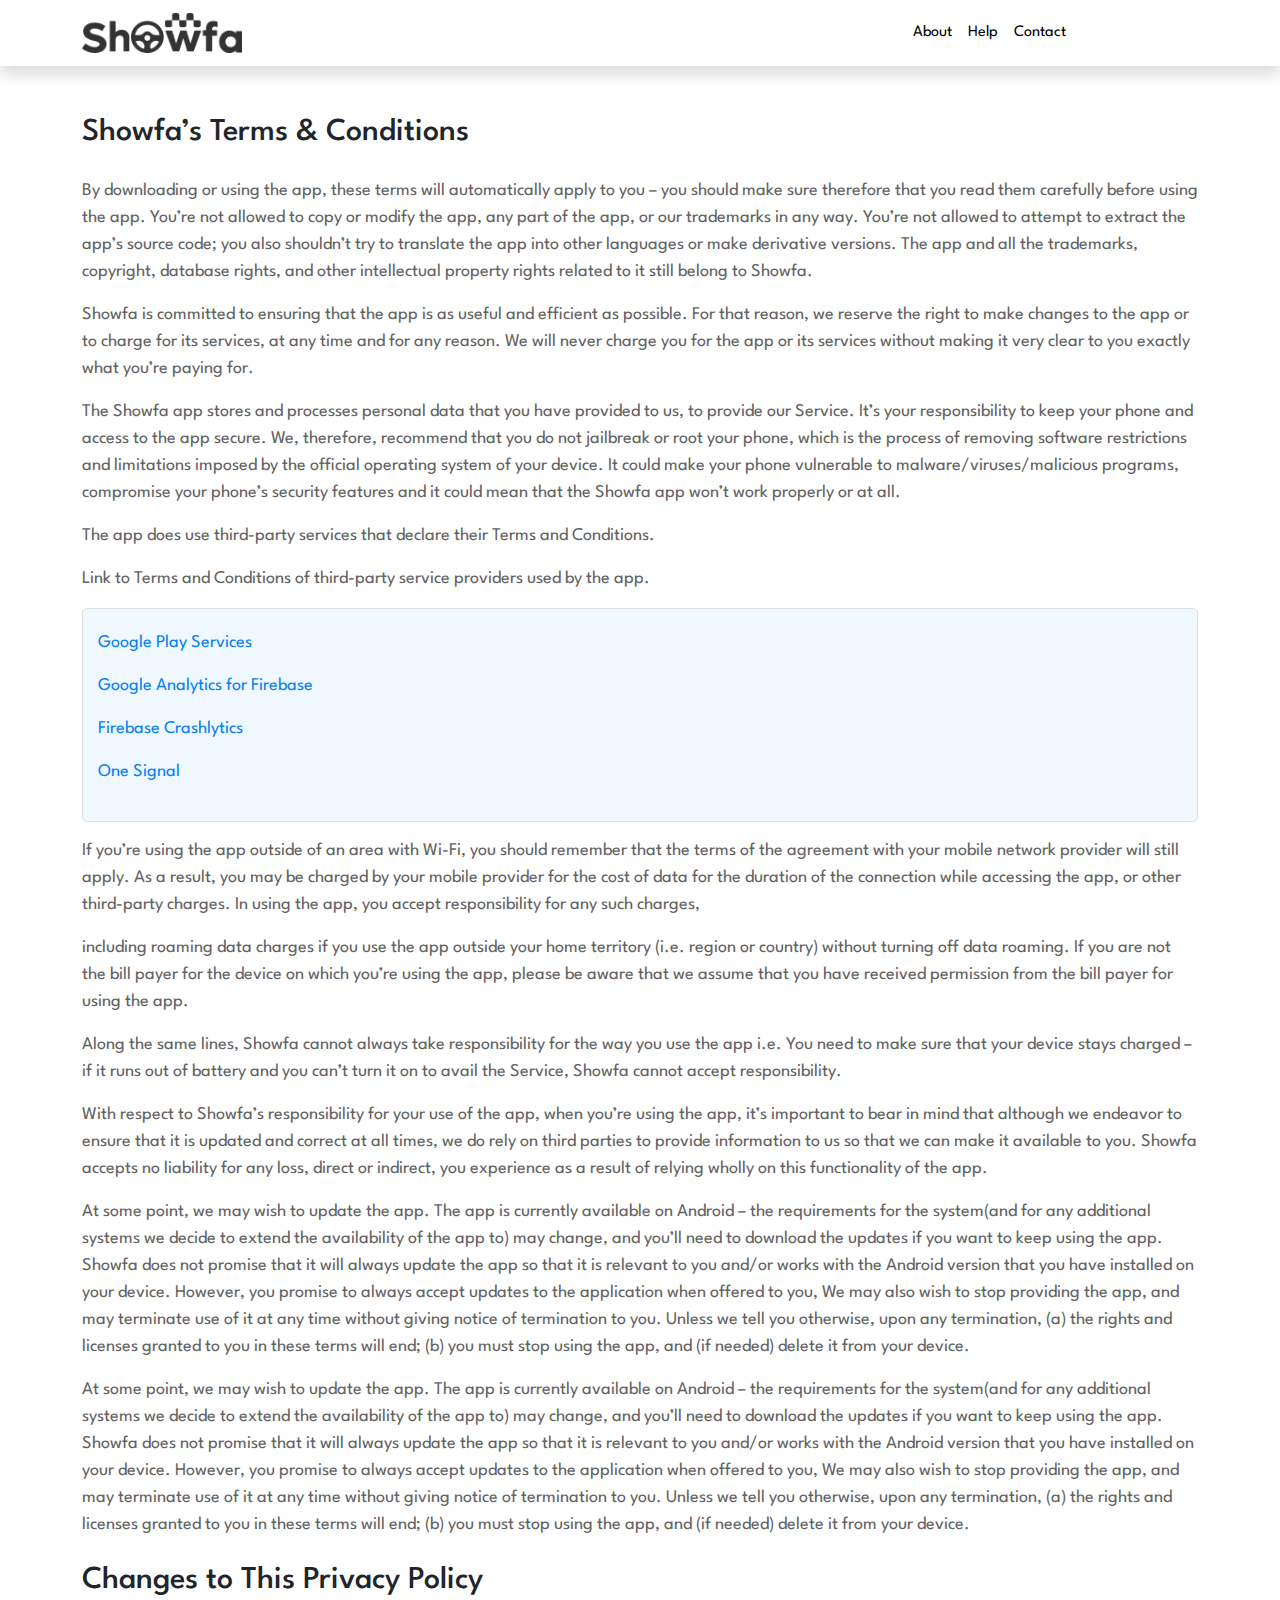
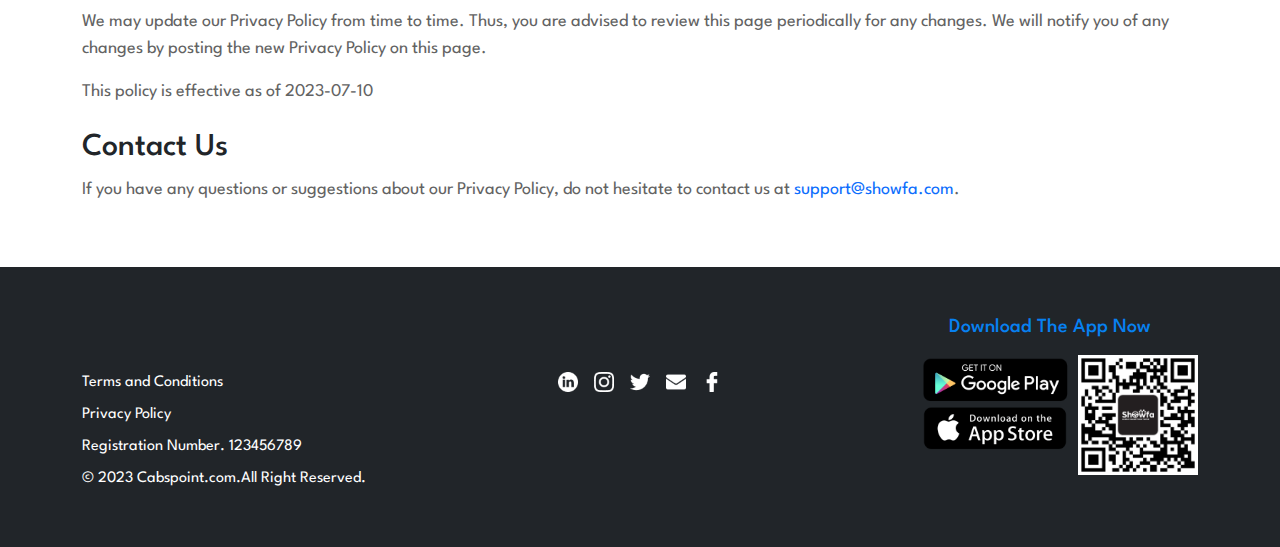
<file: showfa-driver/term-and-condition.html>
<!doctype html>
<html lang="en">

<head>
  <meta charset="utf-8">
  <meta name="viewport" content="width=device-width, initial-scale=1">
  <link rel="icon" type="image/x-icon" href="images/favicon.ico">
  <link href="https://cdn.jsdelivr.net/npm/bootstrap@5.0.2/dist/css/bootstrap.min.css" rel="stylesheet"
    crossorigin="anonymous">
  <title>Showfa</title>
  <link rel="stylesheet" href="css/style.css">

</head>

<body>
  <header class="main-header">
    <nav class="navbar navbar-expand-lg navbar-light shadow">
      <div class="container">
        <a class="navbar-brand" href="#">
          <img src="images/logo.png" width="100%" alt="Logo">
        </a>
        <span class="menuIcons d-block d-md-none"><img src="images/menu-icon.png" width="24px" alt=""></span>
        <div class="collapse navbar-collapse" id="navbarNavAltMarkup">
          <div class="text-end d-md-none pe-3">
            <span class="menuClose">&times;</span>
          </div>
          <div class="navbar-nav ms-auto">
            <a class="nav-link active" aria-current="page" href="#">About</a>
            <a class="nav-link active" href="#">Help</a>
            <a class="nav-link active" href="#">Contact</a>
            <a href="#" class="nav-link active d-md-none"><img src="images/user.png" class="me-2" alt=""> Login/Signup</a>
          </div>
          <div class="ms-0 ms-md-3 d-none d-md-block">
            <a class="nav-link btn btn-dark text-white d-inline-block py-1 me-2" href="#">Join Now</a>
            <a class="nav-link btn btn-dark text-white d-inline-block py-1" href="#">Login</a>
          </div>
        </div>
      </div>
    </nav>
  </header>

  <section class="privacy-policy py-4 py-md-5">
    <div class="container">
      <div class="row">
        <div class="col-md-12">
          <h2 class="mb-3 mb-md-4">Showfa’s Terms & Conditions</h2>
          <p>By downloading or using the app, these terms will automatically apply to you – you should
            make sure therefore that you read them carefully before using the app. You’re not allowed
            to copy or modify the app, any part of the app, or our trademarks in any way. You’re not
            allowed to attempt to extract the app’s source code; you also shouldn’t try to translate the
            app into other languages or make derivative versions. The app and all the trademarks,
            copyright, database rights, and other intellectual property rights related to it still
            belong to Showfa.</p>

          <p>Showfa is committed to ensuring that the app is as useful and efficient as possible. For
            that reason, we reserve the right to make changes to the app or to charge for its services,
            at any time and for any reason. We will never charge you for the app or its services without
            making it very clear to you exactly what you’re paying for.</p>
          <p>The Showfa app stores and processes personal data that you have provided to us, to provide
            our Service. It’s your responsibility to keep your phone and access to the app secure. We,
            therefore, recommend that you do not jailbreak or root your phone, which is the process
            of removing software restrictions and limitations imposed by the official operating system
            of your device. It could make your phone vulnerable to malware/viruses/malicious programs,
            compromise your phone’s security features and it could mean that the Showfa app won’t
            work properly or at all.</p>
          <p>The app does use third-party services that declare their Terms and Conditions.</p>
          <p>Link to Terms and Conditions of third-party service providers used by the app.</p>
          <div class="privacy-box">
            <p>Google Play Services</p>
            <p>Google Analytics for Firebase</p>
            <p>Firebase Crashlytics</p>
            <p> One Signal</p>
          </div>
          <p>If you’re using the app outside of an area with Wi-Fi, you should remember that the terms of
            the agreement with your mobile network provider will still apply. As a result, you may be
            charged by your mobile provider for the cost of data for the duration of the connection while
            accessing the app, or other third-party charges. In using the app, you accept responsibility for
            any such charges,</p>

          <p>including roaming data charges if you use the app outside your home territory
            (i.e. region or country) without turning off data roaming. If you are not the bill payer for the
            device on which you’re using the app, please be aware that we assume that you have received
            permission from the bill payer for using the app.
          </p>
          <p>Along the same lines, Showfa cannot always take responsibility for the way you use the app
            i.e. You need to make sure that your device stays charged – if it runs out of battery and you
            can’t turn it on to avail the Service, Showfa cannot accept responsibility.</p>
          <p>With respect to Showfa’s responsibility for your use of the app, when you’re using the app,
            it’s important to bear in mind that although we endeavor to ensure that it is updated and
            correct at all times, we do rely on third parties to provide information to us so that we can
            make it available to you. Showfa accepts no liability for any loss, direct or indirect, you
            experience as a result of relying wholly on this functionality of the app.</p>
          <p>At some point, we may wish to update the app. The app is currently available on Android – the
            requirements for the system(and for any additional systems we decide to extend the availability
            of the app to) may change, and you’ll need to download the updates if you want to keep using
            the app. Showfa does not promise that it will always update the app so that it is relevant to
            you and/or works with the Android version that you have installed on your device. However,
            you promise to always accept updates to the application when offered to you, We may also
            wish to stop providing the app, and may terminate use of it at any time without giving notice
            of termination to you. Unless we tell you otherwise, upon any termination, (a) the rights and
            licenses granted to you in these terms will end; (b) you must stop using the app, and (if needed)
            delete it from your device.</p>
          <p>At some point, we may wish to update the app. The app is currently available on Android – the
            requirements for the system(and for any additional systems we decide to extend the availability
            of the app to) may change, and you’ll need to download the updates if you want to keep using
            the app. Showfa does not promise that it will always update the app so that it is relevant to
            you and/or works with the Android version that you have installed on your device. However,
            you promise to always accept updates to the application when offered to you, We may also
            wish to stop providing the app, and may terminate use of it at any time without giving notice
            of termination to you. Unless we tell you otherwise, upon any termination, (a) the rights and
            licenses granted to you in these terms will end; (b) you must stop using the app, and (if needed)
            delete it from your device.</p>
          <h2 class="mt-3 mt-md-4">Changes to This Privacy Policy</h2>
          <p>We may update our Privacy Policy from time to time. Thus, you are advised to review this
            page periodically for any changes. We will notify you of any changes by posting the new
            Privacy Policy on this page.</p>
          <p>This policy is effective as of 2023-07-10</p>

          <h2 class="mt-3 mt-md-4">Contact Us</h2>
          <p>If you have any questions or suggestions about our Privacy Policy, do not hesitate to
            contact us at <a href="mailto:support@showfa.com">support@showfa.com</a>.</p>
        </div>
      </div>
    </div>
  </section>

  <div class="d-block d-sm-none py-4">
    <h3 class="mb-3 text-center mobileBtn text-white">Download The App Now</h3>
    <div class="d-flex gap-2 algin-items-center justify-content-center">
      <ul class="downloadApp list-unstyled mb-0">
        <li><a href="#" class="text-white"><img src="images/google.png" alt=""></a></li>
        <li><a href="#" class="text-white"><img src="images/appstore.png" alt=""></a></li>
      </ul>
      <img src="images/ShowfaQR.png" alt="">
    </div>
  </div>
  
  <footer class="bg-dark text-white py-4 d-none d-sm-block py-md-5">
    <div class="container">
      <div class="row">
        <div class="col-md-4">
          <ul class="aboutList list-unstyled mb-0 pt-5 mt-2">
            <li class="mb-2"><a href="term-and-condition.html" class="text-white">Terms and Conditions</a></li>
            <li class="mb-2"><a href="privacy-policy.html" class="text-white">Privacy Policy</a></li>
            <li class="mb-2"><a href="tel: " class="text-white">Registration Number. 123456789</a></li>
            <li class="mb-2"><a href="javascript:void(0)" class="text-white">© 2023 Cabspoint.com.All Right Reserved. </a></li>
          </ul>
        </div>
        <div class="col-md-4">
          <ul class="socialList mb-0 list-unstyled d-flex gap-3 justify-content-center pt-5 mt-2">
            <li><a href="#" class="text-white"><img src="images/Linkdin.png" width="20px" alt="social"></a></li>
            <li><a href="#" class="text-white"><img src="images/Instagram.png" width="20px" alt="social"></a></li>
            <li><a href="#" class="text-white"><img src="images/Twitter.png" width="20px" alt="social"></a></li>
            <li><a href="#" class="text-white"><img src="images/Mail.png" width="20px" alt="social"></a></li>
            <li><a href="#" class="text-white"><img src="images/Facebook.png" width="20px" alt="social"></a></li>
          </ul>
        </div>
        <div class="col-md-4 ps-md-4">
          <h5 class="mb-3 text-center ps-md-5" style="color: #0781F1;">Download The App Now</h5>
          <div class="d-flex gap-2 algin-items-center justify-content-end">
            <ul class="downloadApp list-unstyled mb-0">
              <li><a href="#" class="text-white"><img src="images/google.png" width="150px" alt="google"></a></li>
              <li><a href="#" class="text-white"><img src="images/appstore.png" width="150px" alt="appstore"></a></li>
            </ul>
            <img src="images/ShowfaQR.png" class="qrCode" width="120px" alt="">
          </div>
        </div>
      </div>
    </div>
  </footer>
  
  
  <script src="https://cdn.jsdelivr.net/npm/bootstrap@5.0.2/dist/js/bootstrap.bundle.min.js" crossorigin="anonymous"></script>
  <script src="js/main.js"></script>

  </body>
  </html>
</file>
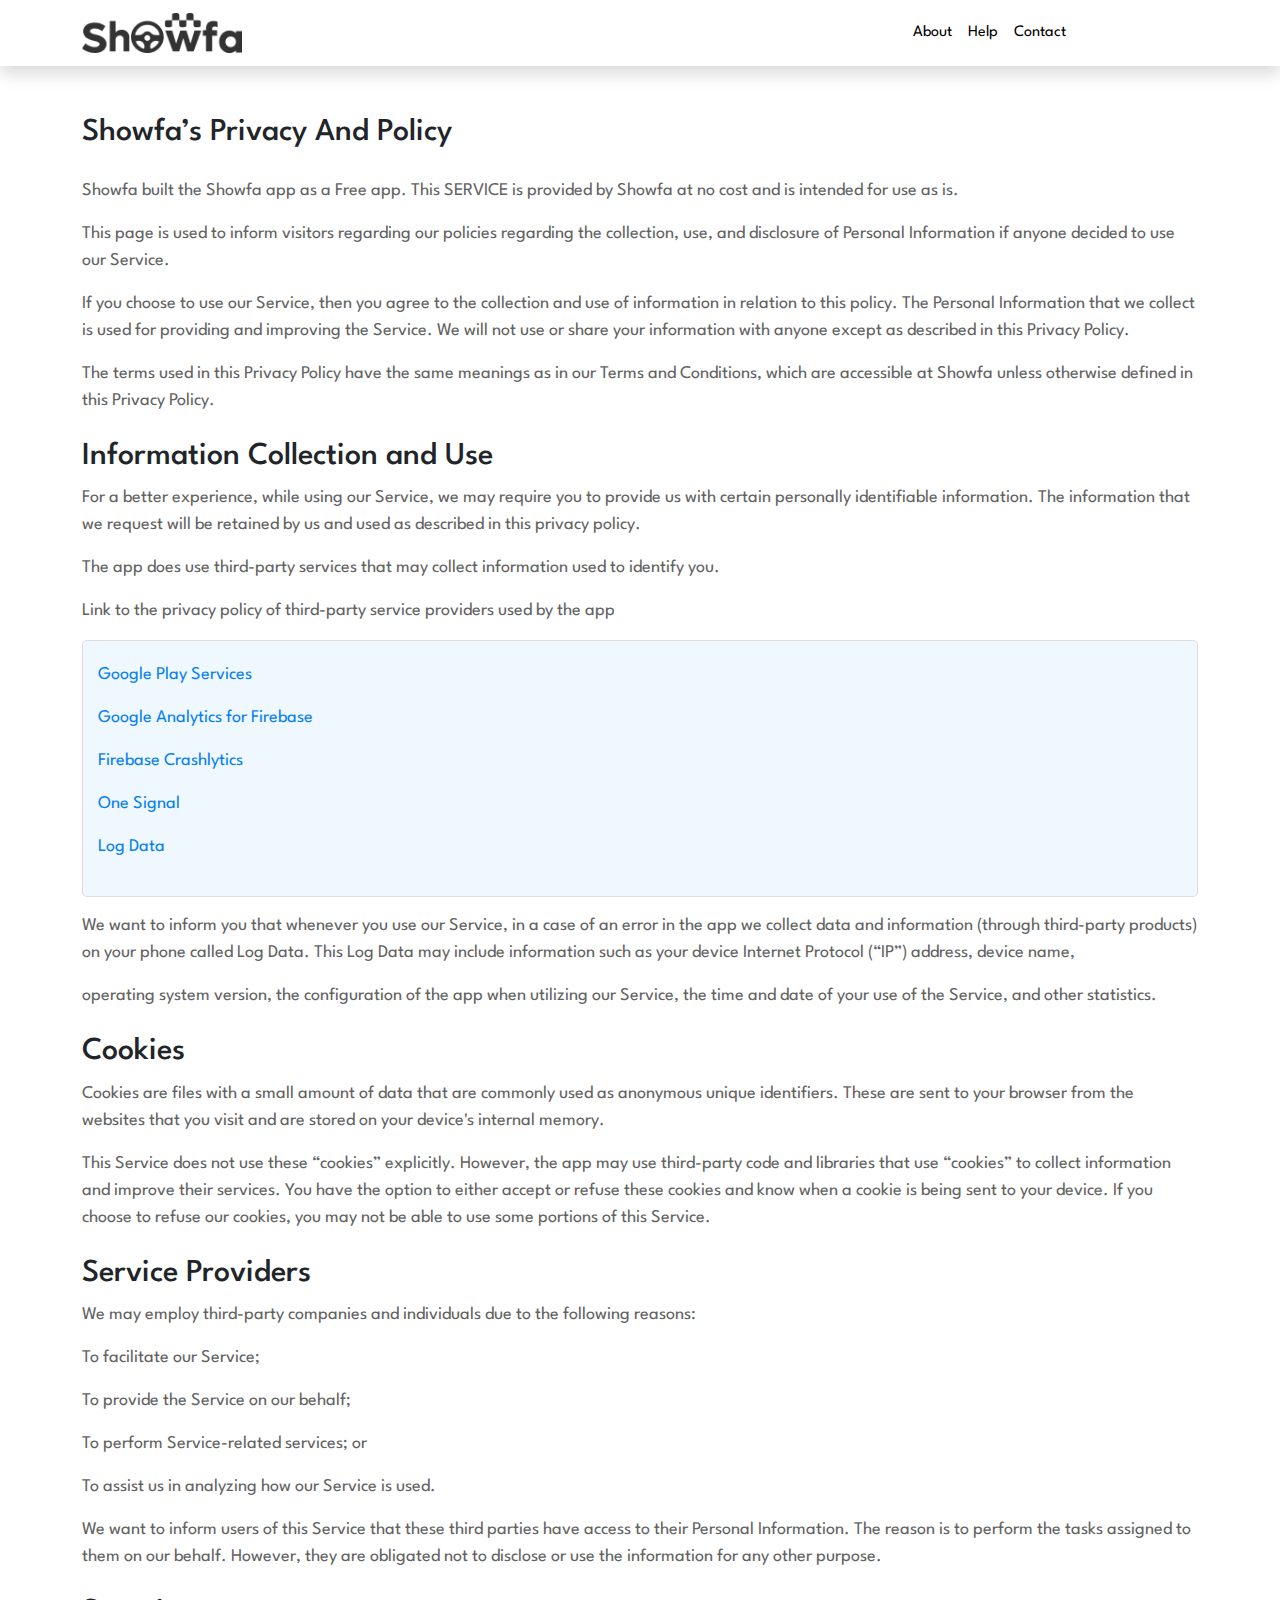
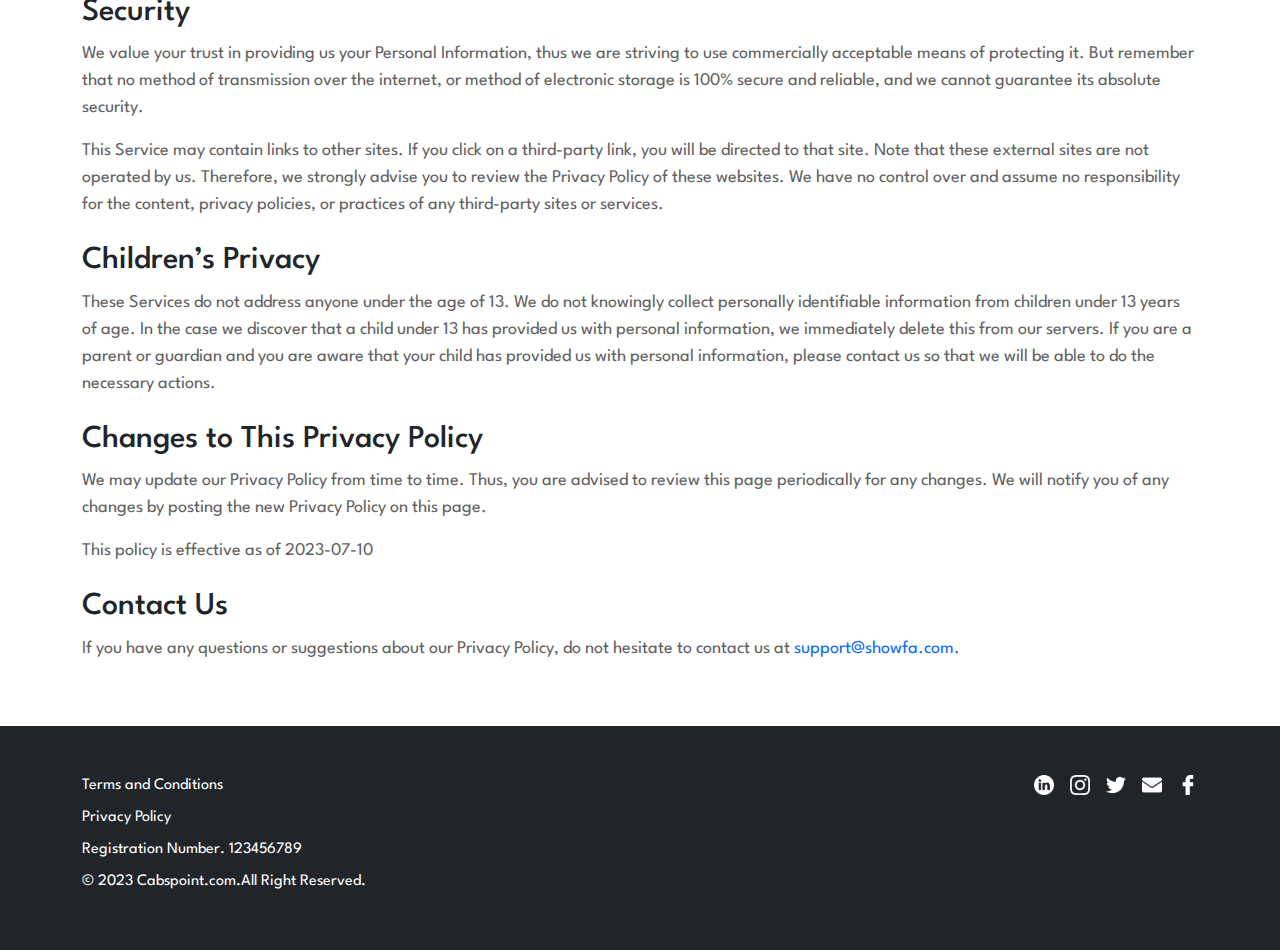
<file: showfa-operator/privacy-policy.html>
<!doctype html>
<html lang="en">

<head>
  <meta charset="utf-8">
  <meta name="viewport" content="width=device-width, initial-scale=1">
  <link rel="icon" type="image/x-icon" href="images/favicon.ico">
  <link href="https://cdn.jsdelivr.net/npm/bootstrap@5.0.2/dist/css/bootstrap.min.css" rel="stylesheet"
    crossorigin="anonymous">
  <title>Showfa</title>
  <link rel="stylesheet" href="css/style.css">

</head>

<body>
  <header class="main-header">
    <nav class="navbar navbar-expand-lg navbar-light shadow">
      <div class="container">
        <a class="navbar-brand" href="#">
          <img src="images/logo.png" width="100%" alt="Logo">
        </a>
        <span class="menuIcons d-block d-md-none"><img src="images/menu-icon.png" width="24px" alt=""></span>
        <div class="collapse navbar-collapse" id="navbarNavAltMarkup">
            <div class="text-end d-md-none pe-3">
                <span class="menuClose">&times;</span>
              </div>
              <div class="navbar-nav ms-auto">
                <a class="nav-link active" aria-current="page" href="#">About</a>
                <a class="nav-link active" href="#">Help</a>
                <a class="nav-link active" href="#">Contact</a>
                <a href="#" class="nav-link active d-md-none"><img src="images/user.png" class="me-2" alt=""> Login/Signup</a>
              </div>
              <div class="ms-0 ms-md-3 d-none d-md-block">
                <a class="nav-link btn btn-dark text-white d-inline-block py-1 me-2" href="#">Join Now</a>
                <a class="nav-link btn btn-dark text-white d-inline-block py-1" href="#">Login</a>
              </div>
        </div>
      </div>
    </nav>
  </header>

  <section class="privacy-policy py-4 py-md-5">
    <div class="container">
      <div class="row">
        <div class="col-md-12">
          <h2 class="mb-3 mb-md-4">Showfa’s Privacy And Policy</h2>
          <p>Showfa built the Showfa app as a Free app. This SERVICE is provided by
            Showfa at no cost and is intended for use as is.</p>
          <p>This page is used to inform visitors regarding our policies regarding the
            collection, use, and disclosure of Personal Information if anyone decided to
            use our Service.</p>
          <p>If you choose to use our Service, then you agree to the collection and use of information
            in relation to this policy. The Personal Information that we collect is used for providing and
            improving the Service. We will not use or share your information with anyone except as
            described in this Privacy Policy.</p>
          <p>The terms used in this Privacy Policy have the same meanings as in our Terms and Conditions,
            which are accessible at Showfa unless otherwise defined in this Privacy Policy.</p>
          <h2 class="mt-3 mt-md-4">Information Collection and Use</h2>
          <p>For a better experience, while using our Service, we may require you to provide us
            with certain personally identifiable information. The information that we request will
            be retained by us and used as described in this privacy policy.</p>
          <p>The app does use third-party services that may collect information used to identify you.</p>
          <p>Link to the privacy policy of third-party service providers used by the app</p>
          <div class="privacy-box">
            <p>Google Play Services</p>
            <p>Google Analytics for Firebase</p>
            <p>Firebase Crashlytics</p>
            <p> One Signal</p>
            <p> Log Data</p>
          </div>
          <p>We want to inform you that whenever you use our Service, in a case of an error in the app
            we collect data and information (through third-party products) on your phone called Log Data.
            This Log Data may include information such as your device Internet Protocol (“IP”) address,
            device name,</p>
          <p>operating system version, the configuration of the app when utilizing our Service, the time
            and date of your use of the Service, and other statistics.</p>
          <h2 class="mt-3 mt-md-4">Cookies</h2>
          <p>Cookies are files with a small amount of data that are commonly used as anonymous unique
            identifiers. These are sent to your browser from the websites that you visit and are stored on
            your device's internal memory.</p>
          <p>This Service does not use these “cookies” explicitly. However, the app may use third-party
            code and libraries that use “cookies” to collect information and improve their services. You
            have the option to either accept or refuse these cookies and know when a cookie is being
            sent to your device. If you choose to refuse our cookies, you may not be able to use some
            portions of this Service.</p>
          <h2 class="mt-3 mt-md-4">Service Providers</h2>
          <p>We may employ third-party companies and individuals due to the following reasons:</p>
          <p>To facilitate our Service;</p>
          <p>To provide the Service on our behalf;</p>
          <p>To perform Service-related services; or</p>
          <p>To assist us in analyzing how our Service is used.</p>
          <p>We want to inform users of this Service that these third parties have access to their Personal
            Information. The reason is to perform the tasks assigned to them on our behalf. However,
            they are obligated not to disclose or use the information for any other purpose. </p>
          <h2 class="mt-3 mt-md-4">Security</h2>
          <p>We value your trust in providing us your Personal Information, thus we are striving to
            use commercially acceptable means of protecting it. But remember that no method of
            transmission over the internet, or method of electronic storage is 100% secure and reliable,
            and we cannot guarantee its absolute security. </p>
          <p>This Service may contain links to other sites. If you click on a third-party link, you will be
            directed to that site. Note that these external sites are not operated by us. Therefore, we
            strongly advise you to review the Privacy Policy of these websites. We have no control over
            and assume no responsibility for the content, privacy policies, or practices of any third-party
            sites or services.</p>
          <h2 class="mt-3 mt-md-4">Children’s Privacy</h2>
          <p>These Services do not address anyone under the age of 13. We do not knowingly collect
            personally identifiable information from children under 13 years of age. In the case we
            discover that a child under 13 has provided us with personal information, we immediately
            delete this from our servers. If you are a parent or guardian and you are aware that your
            child has provided us with personal information, please contact us so that we will be able to
            do the necessary actions.</p>
          <h2 class="mt-3 mt-md-4">Changes to This Privacy Policy</h2>
          <p>We may update our Privacy Policy from time to time. Thus, you are advised to review this
            page periodically for any changes. We will notify you of any changes by posting the new
            Privacy Policy on this page.</p>
          <p>This policy is effective as of 2023-07-10</p>
          <h2 class="mt-3 mt-md-4">Contact Us</h2>
          <p>If you have any questions or suggestions about our Privacy Policy, do not hesitate to
            contact us at <a href="mailto:support@showfa.com">support@showfa.com</a>.</p>
        </div>
      </div>
    </div>
  </section>

  <footer class="bg-dark text-white py-4 py-md-5">
    <div class="container">
        <div class="row">
            <div class="col-sm-6">
                <ul class="aboutList list-unstyled mb-0">
                    <li class="mb-0 mb-sm-2"><a href="term-and-condition.html" class="text-white">Terms and Conditions</a></li>
                    <li class="mb-0 mb-sm-2"><a href="privacy-policy.html" class="text-white">Privacy Policy</a></li>
                    <li class="mb-0 mb-sm-2"><a href="tel: " class="text-white">Registration Number. 123456789</a>
                    </li>
                    <li class="mb-0 mb-sm-2"><a href="javascript:void(0)" class="text-white">© 2023
                            Cabspoint.com.All Right Reserved. </a></li>
                </ul>
            </div>
            <div class="col-sm-6">
                <ul class="socialList mb-0 list-unstyled d-flex gap-3 justify-content-end">
                    <li><a href="#" class="text-white"><img src="images/Linkdin.png" width="20px" alt=""></a></li>
                    <li><a href="#" class="text-white"><img src="images/Instagram.png" width="20px" alt=""></a></li>
                    <li><a href="#" class="text-white"><img src="images/Twitter.png" width="20px" alt=""></a></li>
                    <li><a href="#" class="text-white"><img src="images/Mail.png" width="20px" alt=""></a></li>
                    <li><a href="#" class="text-white"><img src="images/Facebook.png" width="20px" alt=""></a></li>
                </ul>
            </div>
        </div>
    </div>
</footer>
  
  <script src="https://cdnjs.cloudflare.com/ajax/libs/jquery/3.7.0/jquery.min.js" referrerpolicy="no-referrer"></script>
  <script src="https://cdnjs.cloudflare.com/ajax/libs/OwlCarousel2/2.3.4/owl.carousel.min.js"  referrerpolicy="no-referrer"></script>
  <script src="https://cdn.jsdelivr.net/npm/bootstrap@5.0.2/dist/js/bootstrap.bundle.min.js" crossorigin="anonymous"></script>
  <script src="js/main.js"></script>

  </body>
  </html>
</file>
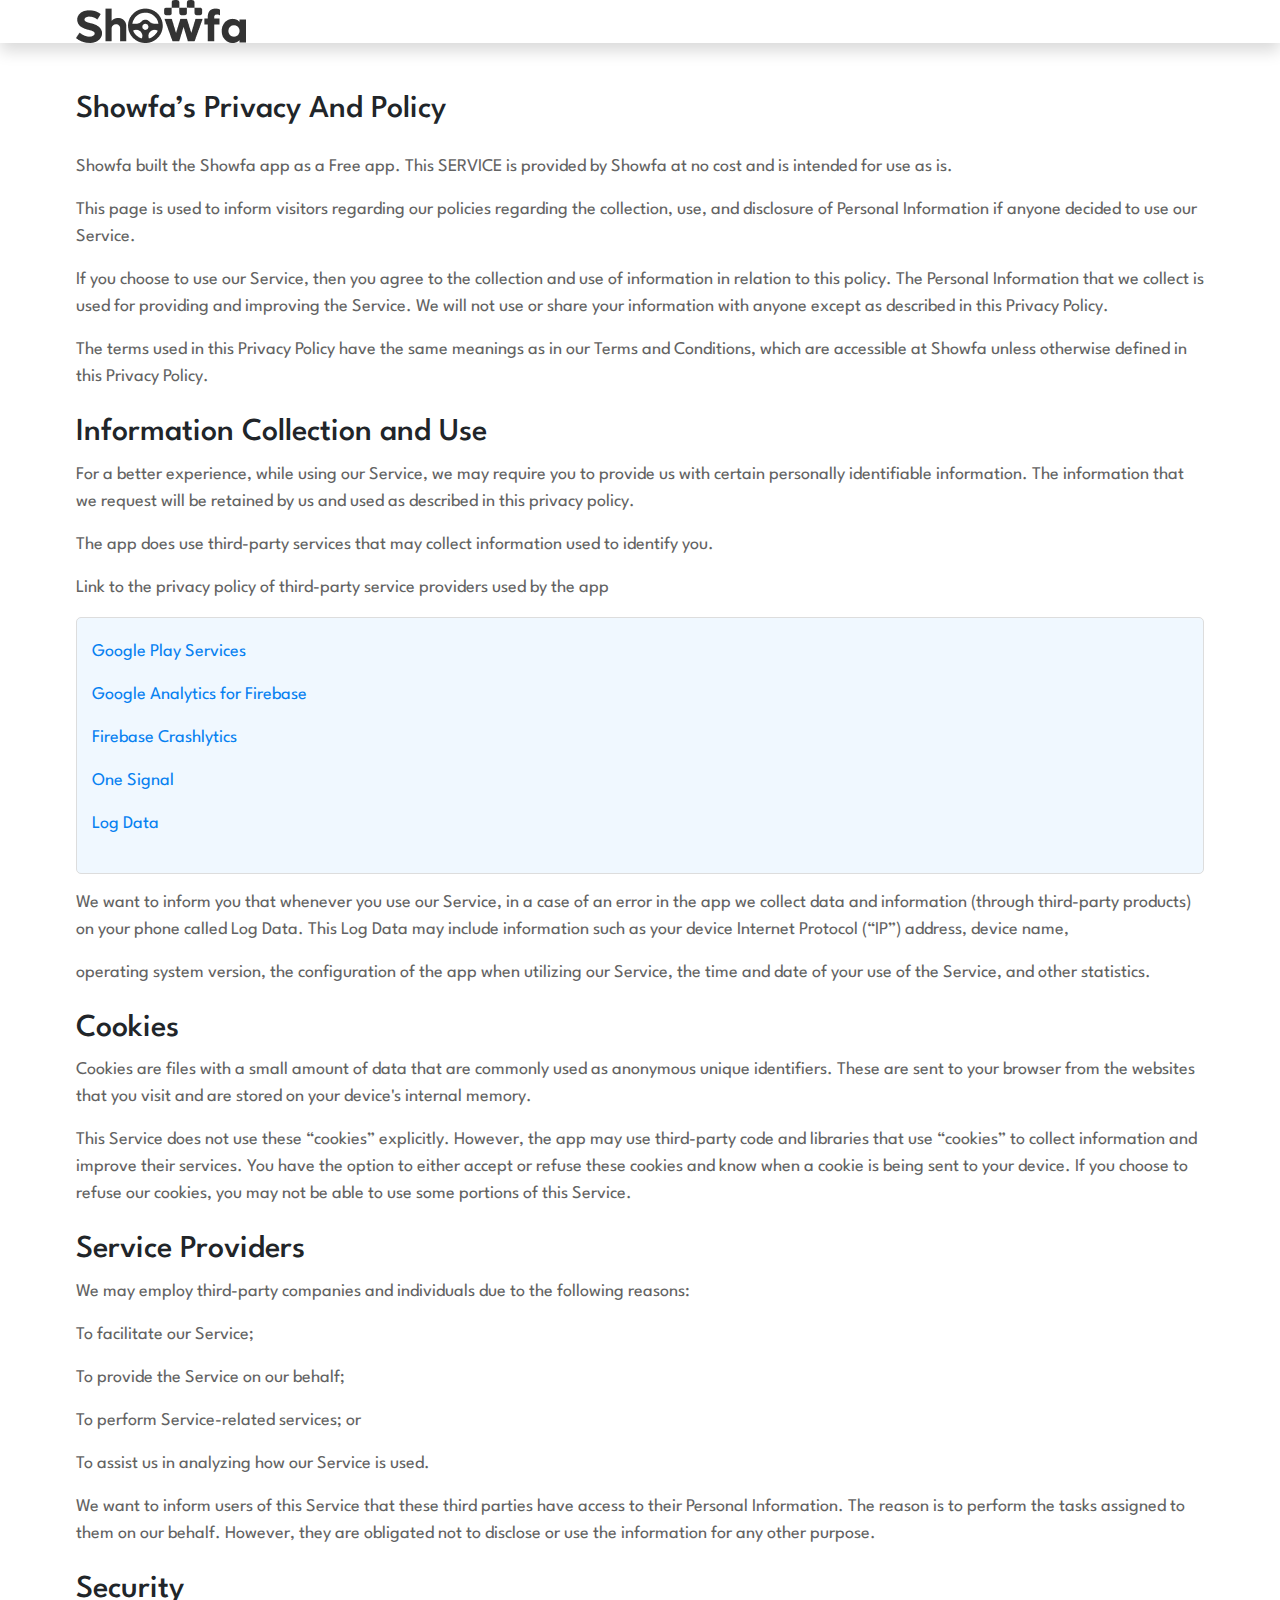
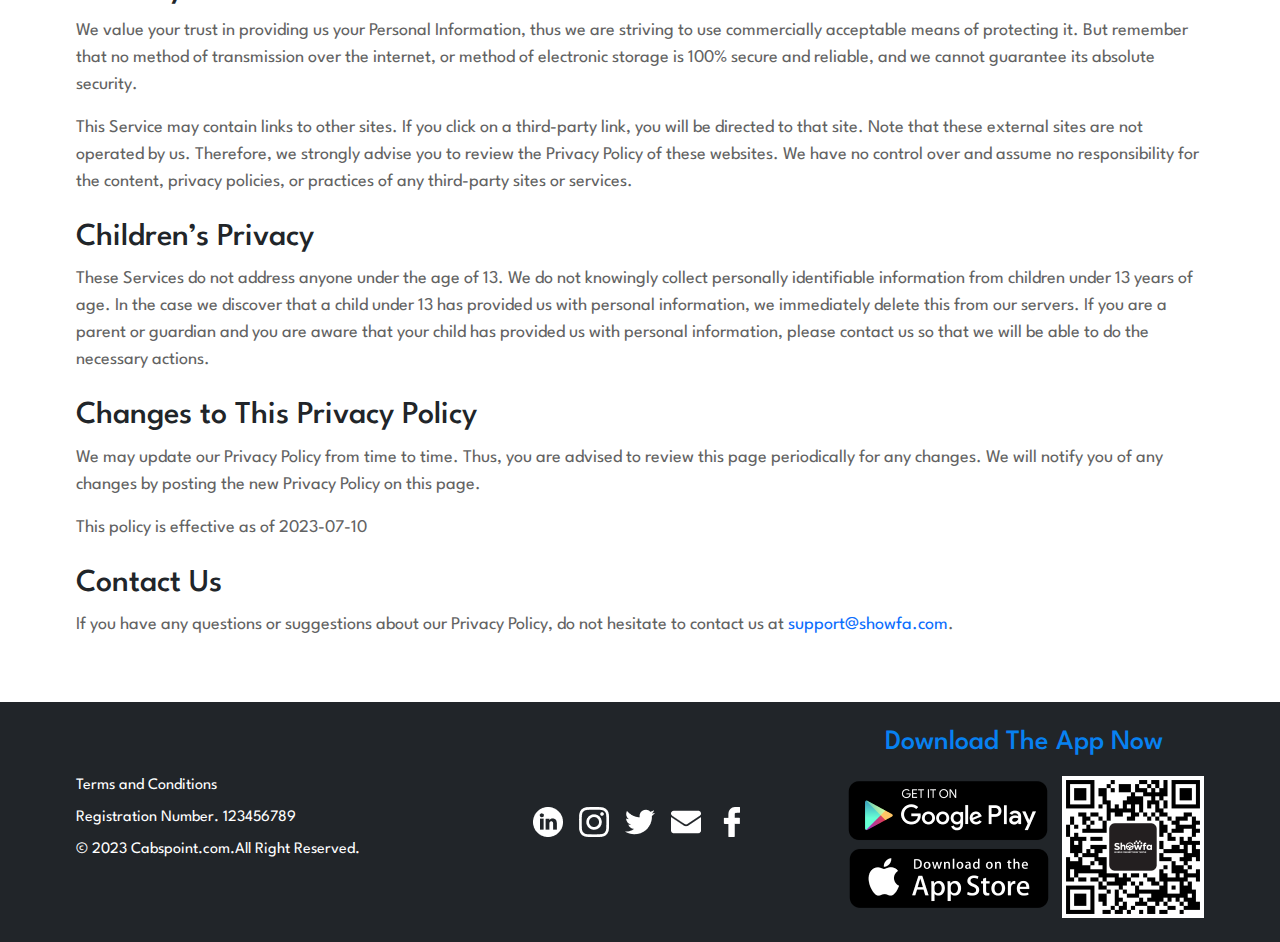
<file: showfa/privacy-policy.html>
<!doctype html>
<html lang="en">

<head>
  <meta charset="utf-8">
  <meta name="viewport" content="width=device-width, initial-scale=1">
  <link rel="icon" type="image/x-icon" href="images/favicon.ico">
  <link href="https://cdn.jsdelivr.net/npm/bootstrap@5.0.2/dist/css/bootstrap.min.css" rel="stylesheet"
    crossorigin="anonymous">
  <title>Showfa</title>
  <link rel="stylesheet" href="css/style.css">

</head>

<body>
  <header class="shadow">
    <div class="container">
        <div class="logo">
            <img src="images/logo.png" alt="">
        </div>
    </div>
</header>

  <section class="privacy-policy py-4 py-md-5">
    <div class="container">
      <div class="row">
        <div class="col-md-12">
          <h2 class="mb-3 mb-md-4">Showfa’s Privacy And Policy</h2>
          <p>Showfa built the Showfa app as a Free app. This SERVICE is provided by
            Showfa at no cost and is intended for use as is.</p>
          <p>This page is used to inform visitors regarding our policies regarding the
            collection, use, and disclosure of Personal Information if anyone decided to
            use our Service.</p>
          <p>If you choose to use our Service, then you agree to the collection and use of information
            in relation to this policy. The Personal Information that we collect is used for providing and
            improving the Service. We will not use or share your information with anyone except as
            described in this Privacy Policy.</p>
          <p>The terms used in this Privacy Policy have the same meanings as in our Terms and Conditions,
            which are accessible at Showfa unless otherwise defined in this Privacy Policy.</p>
          <h2 class="mt-3 mt-md-4">Information Collection and Use</h2>
          <p>For a better experience, while using our Service, we may require you to provide us
            with certain personally identifiable information. The information that we request will
            be retained by us and used as described in this privacy policy.</p>
          <p>The app does use third-party services that may collect information used to identify you.</p>
          <p>Link to the privacy policy of third-party service providers used by the app</p>
          <div class="privacy-box">
            <p>Google Play Services</p>
            <p>Google Analytics for Firebase</p>
            <p>Firebase Crashlytics</p>
            <p> One Signal</p>
            <p> Log Data</p>
          </div>
          <p>We want to inform you that whenever you use our Service, in a case of an error in the app
            we collect data and information (through third-party products) on your phone called Log Data.
            This Log Data may include information such as your device Internet Protocol (“IP”) address,
            device name,</p>
          <p>operating system version, the configuration of the app when utilizing our Service, the time
            and date of your use of the Service, and other statistics.</p>
          <h2 class="mt-3 mt-md-4">Cookies</h2>
          <p>Cookies are files with a small amount of data that are commonly used as anonymous unique
            identifiers. These are sent to your browser from the websites that you visit and are stored on
            your device's internal memory.</p>
          <p>This Service does not use these “cookies” explicitly. However, the app may use third-party
            code and libraries that use “cookies” to collect information and improve their services. You
            have the option to either accept or refuse these cookies and know when a cookie is being
            sent to your device. If you choose to refuse our cookies, you may not be able to use some
            portions of this Service.</p>
          <h2 class="mt-3 mt-md-4">Service Providers</h2>
          <p>We may employ third-party companies and individuals due to the following reasons:</p>
          <p>To facilitate our Service;</p>
          <p>To provide the Service on our behalf;</p>
          <p>To perform Service-related services; or</p>
          <p>To assist us in analyzing how our Service is used.</p>
          <p>We want to inform users of this Service that these third parties have access to their Personal
            Information. The reason is to perform the tasks assigned to them on our behalf. However,
            they are obligated not to disclose or use the information for any other purpose. </p>
          <h2 class="mt-3 mt-md-4">Security</h2>
          <p>We value your trust in providing us your Personal Information, thus we are striving to
            use commercially acceptable means of protecting it. But remember that no method of
            transmission over the internet, or method of electronic storage is 100% secure and reliable,
            and we cannot guarantee its absolute security. </p>
          <p>This Service may contain links to other sites. If you click on a third-party link, you will be
            directed to that site. Note that these external sites are not operated by us. Therefore, we
            strongly advise you to review the Privacy Policy of these websites. We have no control over
            and assume no responsibility for the content, privacy policies, or practices of any third-party
            sites or services.</p>
          <h2 class="mt-3 mt-md-4">Children’s Privacy</h2>
          <p>These Services do not address anyone under the age of 13. We do not knowingly collect
            personally identifiable information from children under 13 years of age. In the case we
            discover that a child under 13 has provided us with personal information, we immediately
            delete this from our servers. If you are a parent or guardian and you are aware that your
            child has provided us with personal information, please contact us so that we will be able to
            do the necessary actions.</p>
          <h2 class="mt-3 mt-md-4">Changes to This Privacy Policy</h2>
          <p>We may update our Privacy Policy from time to time. Thus, you are advised to review this
            page periodically for any changes. We will notify you of any changes by posting the new
            Privacy Policy on this page.</p>
          <p>This policy is effective as of 2023-07-10</p>
          <h2 class="mt-3 mt-md-4">Contact Us</h2>
          <p>If you have any questions or suggestions about our Privacy Policy, do not hesitate to
            contact us at <a href="mailto:support@showfa.com">support@showfa.com</a>.</p>
        </div>
      </div>
    </div>
  </section>

  <div class="d-block d-sm-none py-4">
    <h3 class="mb-3 text-center mobileBtn text-white">Download The App Now</h3>
    <div class="d-flex gap-2 algin-items-center justify-content-center">
      <ul class="downloadApp list-unstyled mb-0">
        <li><a href="#" class="text-white"><img src="images/google.png" alt=""></a></li>
        <li><a href="#" class="text-white"><img src="images/appstore.png" alt=""></a></li>
      </ul>
      <img src="images/ShowfaQR.png" alt="">
    </div>
  </div>

  <footer class="bg-dark text-white py-4 d-none d-sm-block">
    <div class="container">
      <div class="row align-items-center">
        <div class="col-md-4">
          <ul class="aboutList list-unstyled mb-0">
            <li class="mb-2"><a href="term-and-condition.html" class="text-white">Terms and Conditions</a></li>
            <li class="mb-2"><a href="tel: " class="text-white">Registration Number. 123456789</a></li>
            <li class="mb-2"><a href="javascript:void(0)" class="text-white">© 2023 Cabspoint.com.All Right Reserved. </a></li>
          </ul>
        </div>
        <div class="col-md-4">
          <ul class="socialList mb-0 list-unstyled d-flex gap-3 justify-content-center">
            <li><a href="#" class="text-white"><img src="images/Linkdin.png" alt=""></a></li>
            <li><a href="#" class="text-white"><img src="images/Instagram.png" alt=""></a></li>
            <li><a href="#" class="text-white"><img src="images/Twitter.png" alt=""></a></li>
            <li><a href="#" class="text-white"><img src="images/Mail.png" alt=""></a></li>
            <li><a href="#" class="text-white"><img src="images/Facebook.png" alt=""></a></li>
          </ul>
        </div>
        <div class="col-md-4">
          <h3 class="mb-3 text-center" style="color: #0781F1;">Download The App Now</h3>
          <div class="d-flex gap-2 algin-items-center justify-content-end">
            <ul class="downloadApp list-unstyled mb-0">
              <li><a href="#" class="text-white"><img src="images/google.png" alt=""></a></li>
              <li><a href="#" class="text-white"><img src="images/appstore.png" alt=""></a></li>
            </ul>
            <img src="images/ShowfaQR.png" class="qrCode" alt="">
          </div>
        </div>
      </div>
    </div>
  </footer>


  <script src="https://cdn.jsdelivr.net/npm/bootstrap@5.0.2/dist/js/bootstrap.bundle.min.js"
    crossorigin="anonymous"></script>
</body>
</html>
</file>
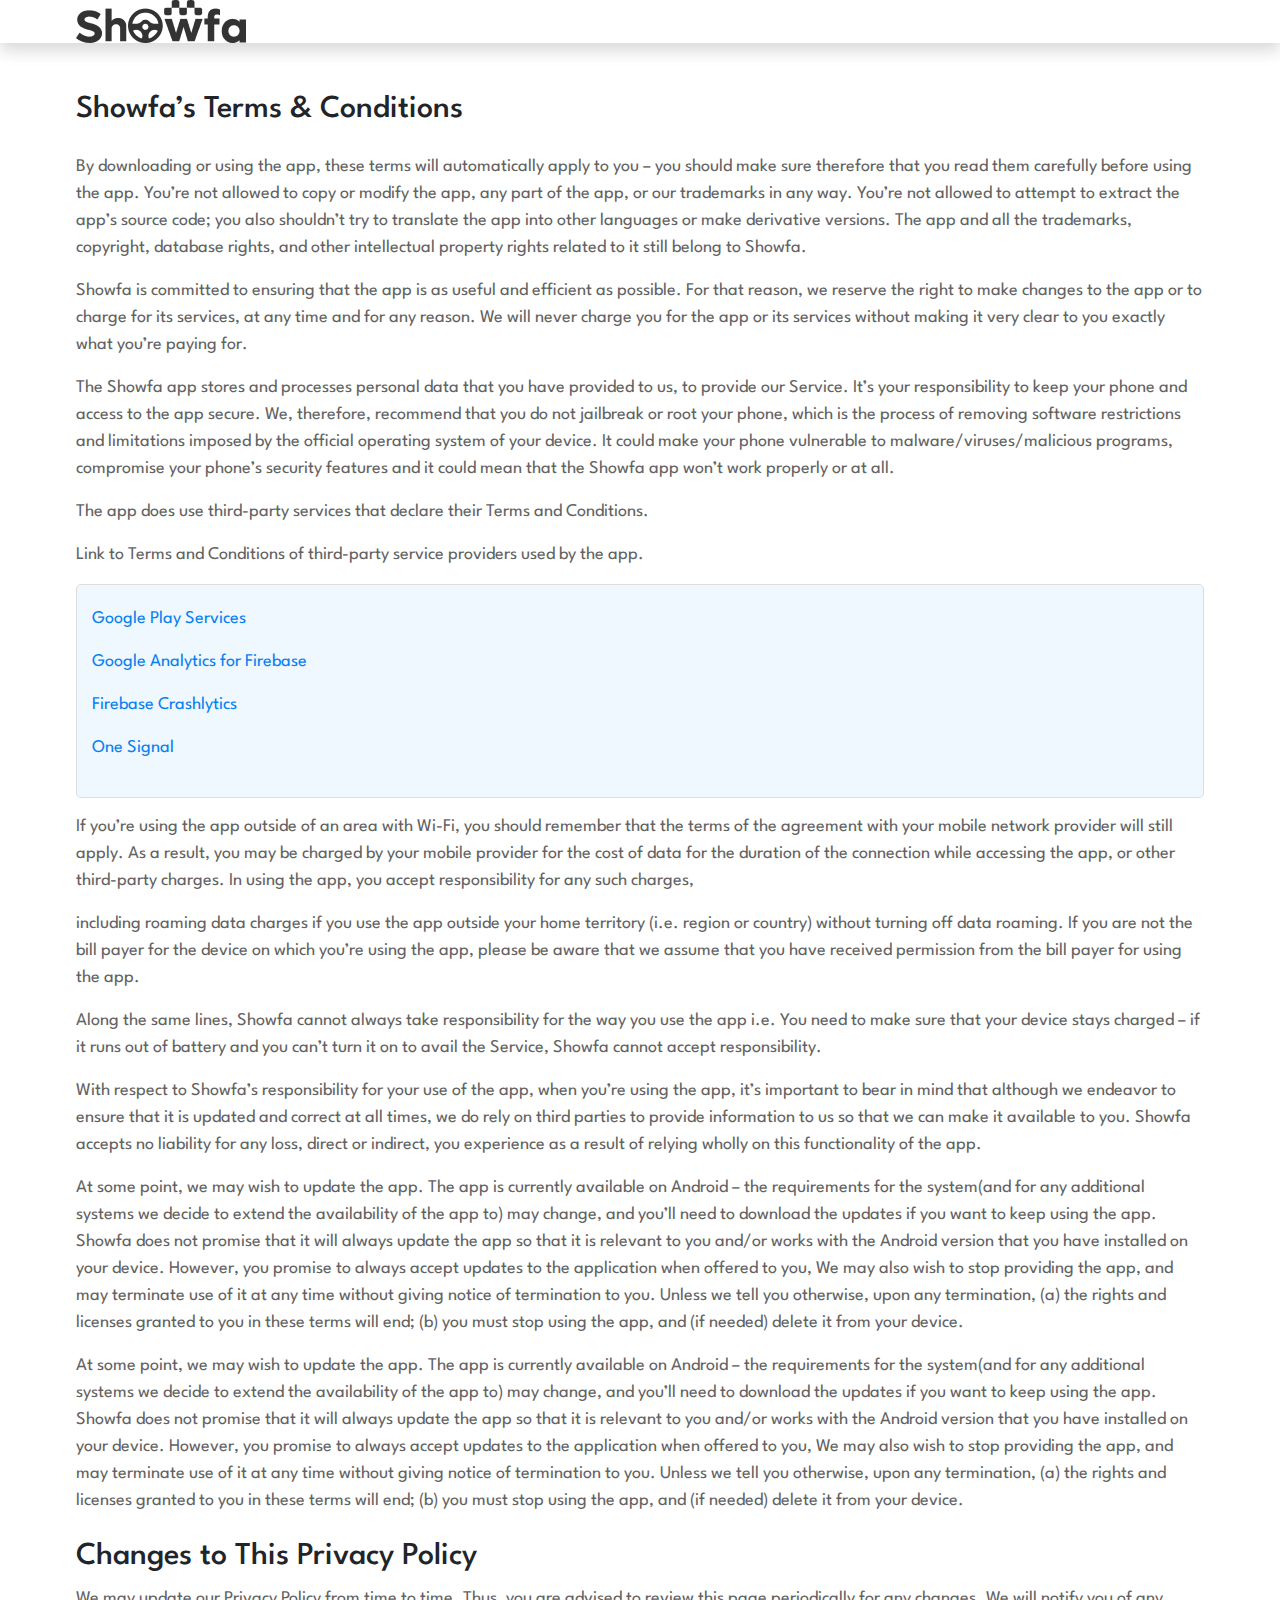
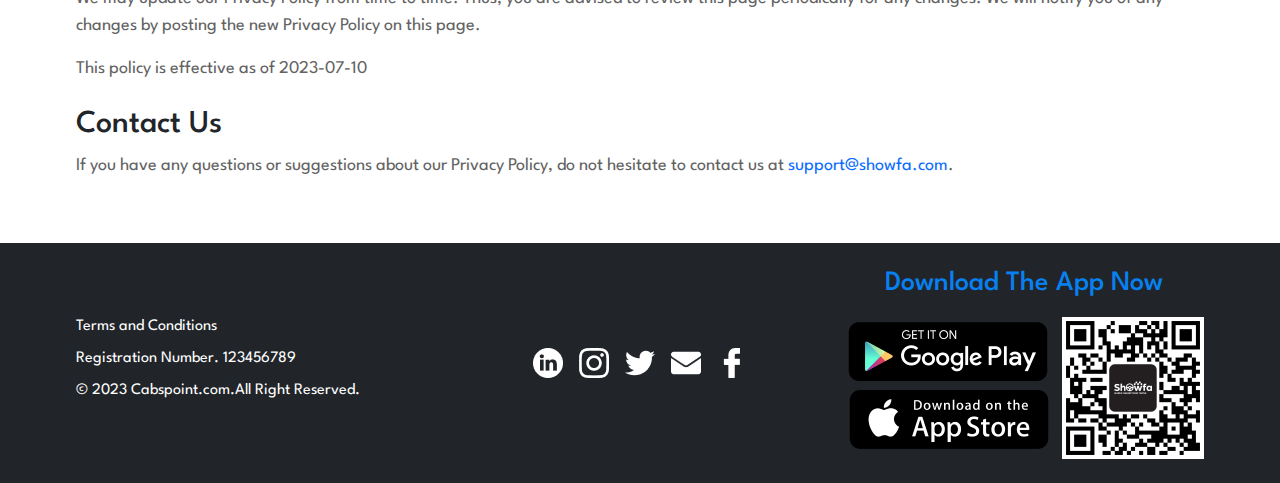
<file: showfa/term-and-condition.html>
<!doctype html>
<html lang="en">

<head>
  <meta charset="utf-8">
  <meta name="viewport" content="width=device-width, initial-scale=1">
  <link rel="icon" type="image/x-icon" href="images/favicon.ico">
  <link href="https://cdn.jsdelivr.net/npm/bootstrap@5.0.2/dist/css/bootstrap.min.css" rel="stylesheet"
    crossorigin="anonymous">
  <title>Showfa</title>
  <link rel="stylesheet" href="css/style.css">

</head>

<body>
  <header class="shadow">
    <div class="container">
      <div class="logo">
        <img src="images/logo.png" alt="">
      </div>
    </div>
  </header>

  <section class="privacy-policy py-4 py-md-5">
    <div class="container">
      <div class="row">
        <div class="col-md-12">
          <h2 class="mb-3 mb-md-4">Showfa’s Terms & Conditions</h2>
          <p>By downloading or using the app, these terms will automatically apply to you – you should
            make sure therefore that you read them carefully before using the app. You’re not allowed
            to copy or modify the app, any part of the app, or our trademarks in any way. You’re not
            allowed to attempt to extract the app’s source code; you also shouldn’t try to translate the
            app into other languages or make derivative versions. The app and all the trademarks,
            copyright, database rights, and other intellectual property rights related to it still
            belong to Showfa.</p>

          <p>Showfa is committed to ensuring that the app is as useful and efficient as possible. For
            that reason, we reserve the right to make changes to the app or to charge for its services,
            at any time and for any reason. We will never charge you for the app or its services without
            making it very clear to you exactly what you’re paying for.</p>
          <p>The Showfa app stores and processes personal data that you have provided to us, to provide
            our Service. It’s your responsibility to keep your phone and access to the app secure. We,
            therefore, recommend that you do not jailbreak or root your phone, which is the process
            of removing software restrictions and limitations imposed by the official operating system
            of your device. It could make your phone vulnerable to malware/viruses/malicious programs,
            compromise your phone’s security features and it could mean that the Showfa app won’t
            work properly or at all.</p>
          <p>The app does use third-party services that declare their Terms and Conditions.</p>
          <p>Link to Terms and Conditions of third-party service providers used by the app.</p>
          <div class="privacy-box">
            <p>Google Play Services</p>
            <p>Google Analytics for Firebase</p>
            <p>Firebase Crashlytics</p>
            <p> One Signal</p>
          </div>
          <p>If you’re using the app outside of an area with Wi-Fi, you should remember that the terms of
            the agreement with your mobile network provider will still apply. As a result, you may be
            charged by your mobile provider for the cost of data for the duration of the connection while
            accessing the app, or other third-party charges. In using the app, you accept responsibility for
            any such charges,</p>

          <p>including roaming data charges if you use the app outside your home territory
            (i.e. region or country) without turning off data roaming. If you are not the bill payer for the
            device on which you’re using the app, please be aware that we assume that you have received
            permission from the bill payer for using the app.
          </p>
          <p>Along the same lines, Showfa cannot always take responsibility for the way you use the app
            i.e. You need to make sure that your device stays charged – if it runs out of battery and you
            can’t turn it on to avail the Service, Showfa cannot accept responsibility.</p>
          <p>With respect to Showfa’s responsibility for your use of the app, when you’re using the app,
            it’s important to bear in mind that although we endeavor to ensure that it is updated and
            correct at all times, we do rely on third parties to provide information to us so that we can
            make it available to you. Showfa accepts no liability for any loss, direct or indirect, you
            experience as a result of relying wholly on this functionality of the app.</p>
          <p>At some point, we may wish to update the app. The app is currently available on Android – the
            requirements for the system(and for any additional systems we decide to extend the availability
            of the app to) may change, and you’ll need to download the updates if you want to keep using
            the app. Showfa does not promise that it will always update the app so that it is relevant to
            you and/or works with the Android version that you have installed on your device. However,
            you promise to always accept updates to the application when offered to you, We may also
            wish to stop providing the app, and may terminate use of it at any time without giving notice
            of termination to you. Unless we tell you otherwise, upon any termination, (a) the rights and
            licenses granted to you in these terms will end; (b) you must stop using the app, and (if needed)
            delete it from your device.</p>
          <p>At some point, we may wish to update the app. The app is currently available on Android – the
            requirements for the system(and for any additional systems we decide to extend the availability
            of the app to) may change, and you’ll need to download the updates if you want to keep using
            the app. Showfa does not promise that it will always update the app so that it is relevant to
            you and/or works with the Android version that you have installed on your device. However,
            you promise to always accept updates to the application when offered to you, We may also
            wish to stop providing the app, and may terminate use of it at any time without giving notice
            of termination to you. Unless we tell you otherwise, upon any termination, (a) the rights and
            licenses granted to you in these terms will end; (b) you must stop using the app, and (if needed)
            delete it from your device.</p>
          <h2 class="mt-3 mt-md-4">Changes to This Privacy Policy</h2>
          <p>We may update our Privacy Policy from time to time. Thus, you are advised to review this
            page periodically for any changes. We will notify you of any changes by posting the new
            Privacy Policy on this page.</p>
          <p>This policy is effective as of 2023-07-10</p>

          <h2 class="mt-3 mt-md-4">Contact Us</h2>
          <p>If you have any questions or suggestions about our Privacy Policy, do not hesitate to
            contact us at <a href="mailto:support@showfa.com">support@showfa.com</a>.</p>
        </div>
      </div>
    </div>
  </section>

  <div class="d-block d-sm-none py-4">
    <h3 class="mb-3 text-center mobileBtn text-white">Download The App Now</h3>
    <div class="d-flex gap-2 algin-items-center justify-content-center">
      <ul class="downloadApp list-unstyled mb-0">
        <li><a href="#" class="text-white"><img src="images/google.png" alt=""></a></li>
        <li><a href="#" class="text-white"><img src="images/appstore.png" alt=""></a></li>
      </ul>
      <img src="images/ShowfaQR.png" alt="">
    </div>
  </div>

  <footer class="bg-dark text-white py-4 d-none d-sm-block">
    <div class="container">
      <div class="row align-items-center">
        <div class="col-md-4">
          <ul class="aboutList list-unstyled mb-0">
            <li class="mb-2"><a href="term-and-condition.html" class="text-white">Terms and Conditions</a></li>
            <li class="mb-2"><a href="tel: " class="text-white">Registration Number. 123456789</a></li>
            <li class="mb-2"><a href="javascript:void(0)" class="text-white">© 2023 Cabspoint.com.All Right Reserved.
              </a></li>
          </ul>
        </div>
        <div class="col-md-4">
          <ul class="socialList mb-0 list-unstyled d-flex gap-3 justify-content-center">
            <li><a href="#" class="text-white"><img src="images/Linkdin.png" alt=""></a></li>
            <li><a href="#" class="text-white"><img src="images/Instagram.png" alt=""></a></li>
            <li><a href="#" class="text-white"><img src="images/Twitter.png" alt=""></a></li>
            <li><a href="#" class="text-white"><img src="images/Mail.png" alt=""></a></li>
            <li><a href="#" class="text-white"><img src="images/Facebook.png" alt=""></a></li>
          </ul>
        </div>
        <div class="col-md-4">
          <h3 class="mb-3 text-center" style="color: #0781F1;">Download The App Now</h3>
          <div class="d-flex gap-2 algin-items-center justify-content-end">
            <ul class="downloadApp list-unstyled mb-0">
              <li><a href="#" class="text-white"><img src="images/google.png" alt=""></a></li>
              <li><a href="#" class="text-white"><img src="images/appstore.png" alt=""></a></li>
            </ul>
            <img src="images/ShowfaQR.png" class="qrCode" alt="">
          </div>
        </div>
      </div>
    </div>
  </footer>


  <script src="https://cdn.jsdelivr.net/npm/bootstrap@5.0.2/dist/js/bootstrap.bundle.min.js"
    crossorigin="anonymous"></script>


</body>

</html>
</file>
<file: showfa-driver/css/style.css>
@import url('https://fonts.googleapis.com/css2?family=League+Spartan:wght@100;200;300;400;500;600;700;800;900&display=swap');

body {
    font-family: 'League Spartan', sans-serif;
    padding: 0;
    margin: 0;
}

a {
    text-decoration: none;
}

header a.navbar-brand {
    width: 160px;
}

.h-fixed {
    position: fixed;
    top: 0;
    left: 0;
    width: 100%;
    background: #fff;
}

.homeBanner {
    padding: 50px 0 60px;
    background-image: url(../images/showfa-driver.png);
    background-position: right top;
    background-size: contain;
    background-repeat: no-repeat;
}


.navbar-collapse.collapse.show {
    position: fixed;
    bottom: 0;
    background: #eee;
    left: 0;
    width: 100%;
}

span.menuClose {
    font-size: 45px;
    cursor: pointer;
}

.openMenu.collapse:not(.show) {
    display: block;
    position: fixed;
    top: 0;
    left: 0;
    width: 100%;
    background: #fff;
    height: 100%;
}

.customBtn {
    background-image: url(../images/btnImage.png);
    display: inline-block;
    width: 185px;
    padding: 15px 0 10px;
    font-size: 20px;
    background-position: center;
    background-size: contain;
    background-repeat: no-repeat;
    margin-top: 30px;
}

section.benifits {
    padding: 30px 0;
}

.privacy-policy p {
    font-size: 18px;
    color: #636363;
}

.privacy-box {
    background-color: aliceblue;
    padding: 20px 15px;
    border-radius: 5px;
    border: 1px solid #ddd;
    margin-bottom: 15px;
}

.privacy-box p {
    color: #0781F1;
}

.leftBenefits h5 {
    position: relative;
}
.leftBenefits {
    padding-left: 18px;
}

@media (max-width: 768px) {

    header .navbar-brand {width: 95px !important;}

    div#navbarNavAltMarkup .nav-link {
        border-bottom: 1px solid #b4b4b4;
        padding: 15px;
        font-size: 21px;
    }


    .homeBanner h4 {
        font-size: 18px;
    }

    .homeBanner {
        background-image: none;
        padding: 25px 0 30px;
        background: aliceblue;
    }

    .leftBenefits h5,
    .rightBenefits h5 {
        font-size: 16px;
    }

    .mobileBtn {
        background: url(../images/mobileBtn.png);
        background-position: center;
        background-repeat: no-repeat;
        background-size: contain;
        padding: 30px 0px;
        width: 90%;
        margin: auto;
    }

    ul.downloadApp img {
        width: 100%;
    }

    .qrCode {
        width: 85px;
    }

    .footerHeading {
        font-size: 18px;
    }

    ul.aboutList li {
        font-size: 15px;
    }

    .benifits h2 {
        text-align: center;
    }

    h5 {
        font-size: 16px;
    }
}
</file>
<file: showfa-operator/css/style.css>
@import url('https://fonts.googleapis.com/css2?family=League+Spartan:wght@100;200;300;400;500;600;700;800;900&display=swap');

body {
    font-family: 'League Spartan', sans-serif;
    padding: 0;
    margin: 0;
}

a {
    text-decoration: none;
}

header a.navbar-brand {
    width: 160px;
}

.navbar-collapse.collapse.show {
    position: fixed;
    bottom: 0;
    background: #eee;
    left: 0;
    width: 100%;
}

span.menuClose {
    font-size: 45px;
    cursor: pointer;
}

.openMenu.collapse:not(.show) {
    display: block;
    position: fixed;
    top: 0;
    left: 0;
    width: 100%;
    background: #fff;
    height: 100%;
}

.homeBanner {
    padding: 80px 0;
    background-image: url(../images/showfa-driver.png);
    background-position: right top;
    background-size: contain;
    background-repeat: no-repeat;
}

.customBtn {
    background-image: url(../images/btnImage.png);
    display: inline-block;
    width: 185px;
    padding: 15px 0 10px;
    font-size: 20px;
    background-position: center;
    background-size: contain;
    background-repeat: no-repeat;
    margin-top: 30px;
}

section.benifits {
    padding: 30px 0;
}

.vehicleType {
    background-image: url(../images/vehicle-type.png);
    background-position: left center;
    background-size: contain;
    background-repeat: no-repeat;
    padding: 130px 0 100px;

}

.carImage {
    width: 85%;
    margin: auto;
    height: 98px;
    display: flex;
    align-items: center;
    justify-content: center;
}

.carDetails {
    margin-top: 10px;
}

.carDe1 {
    margin-bottom: 80px;
}

.howWork {
    background-image: url(../images/how-work.png);
    background-position: right center;
    padding: 80px 0;
    background-size: contain;
    background-repeat: no-repeat;
    margin-bottom: 30px;
}

.privacy-policy p {
    font-size: 18px;
    color: #636363;
}

.privacy-box {
    background-color: aliceblue;
    padding: 20px 15px;
    border-radius: 5px;
    border: 1px solid #ddd;
    margin-bottom: 15px;
}
.privacy-box p {
    color: #0781F1;
}

.centerLogo {
    position: absolute;
    top: 50%;
    left: 50%;
    transform: translate(-50%, -50%);
}

.leftBenefits h5 {
    position: relative;
}
.leftBenefits {
    padding-left: 20px;
}

span.b-count {
    position: absolute;
    left: -20px;
}

@media (max-width: 768px) {

    .homeBanner {
        padding: 25px 0;
    }
    
div#navbarNavAltMarkup .nav-link {
    border-bottom: 1px solid #b4b4b4;
    padding: 15px;
    font-size: 21px;
}

    .homeBanner h4 {
        font-size: 18px;
    }

    .leftBenefits h5,
    .rightBenefits h5 {
        font-size: 16px;
    }

    .mobileBtn {
        background: url(../images/mobileBtn.png);
        background-position: center;
        background-repeat: no-repeat;
        background-size: contain;
        padding: 30px 0px;
        width: 90%;
        margin: auto;
    }

    ul.downloadApp img {
        width: 100%;
    }

    .qrCode {
        width: 85px;
    }

    .footerHeading {
        font-size: 18px;
    }

    ul.aboutList li {
        font-size: 15px;
    }

    .howWork {
        padding: 20px 0;
        margin-bottom: 0px;
        background: none;
    }

    .vehicleType {
        height: auto;
        padding: 28px 0 8px;
        background-size: inherit;
    }
    section.vehicleType h5 {
        font-size: 16px;
    }

    .leftBenefits {
        text-align: justify;
    }

    section.benifits {
        padding-bottom: 0;
    }

    section.vehicleType h5 {font-size: 14px;}

    footer {text-align: center;}

    .socialList {
        justify-content: center !important;
        margin-top: 20px;
    }
    .socialList li a img {
        width: 18px;
    }

    .vehicleType h2 {
        font-size: 18px;
    }

    .carDe1 {
        margin-bottom: 35px;
    }

    h5 {
        font-size: 16px;
    }

}

@media (max-width: 575px) {
    header .navbar-brand {width: 95px !important;}

    .homeBanner {
        background-image: none;
    }

    section.vehicleType h5 {
        font-size: 13px;
    }
    .vehicleType h2 {
        font-size: 16px;
    }
    .vehicleType {
        background-size: contain;
        height: 150px;
        padding: 45px 0 0;
    }
}

@media (max-width: 320px){
    .vehicleType {
        height: 130px;
        padding: 12px 0 0;
    }
}
</file>
<file: showfa/css/style.css>
@import url('https://fonts.googleapis.com/css2?family=League+Spartan:wght@100;200;300;400;500;600;700;800;900&display=swap');

body {
    font-family: 'League Spartan', sans-serif;
    padding: 0;
    margin: 0;
}

a {text-decoration: none;}

.container {
    max-width: 90%;
}
header {
    position: relative;
    z-index: 1;
}

.bannerSection {
    padding: 45px 0;
    /* background-image: url(../images/bannerGroup.png); */
    background-size: contain;
    background-repeat: no-repeat;
    background-position: right;
    height: calc(100vh - 81px);
}

.bannerSection h1 {
    font-size: 52px;
}

.bannerSection h5 {
    margin-bottom: 30px;
}

.customBtnBox button {
    font-size: 23px;
    width: 320px;
}


.privacy-policy p {
    font-size: 18px;
    color: #636363;
}

.privacy-box {
    background-color: aliceblue;
    padding: 20px 15px;
    border-radius: 5px;
    border: 1px solid #ddd;
    margin-bottom: 15px;
}
.privacy-box p {
    color: #0781F1;
}

.navbar-collapse.collapse.show {
    position: fixed;
    bottom: 0;
    background: #eee;
    left: 0;
    width: 100%;
}

span.menuClose {
    font-size: 45px;
    cursor: pointer;
}

.openMenu.collapse:not(.show) {
    display: block;
    position: fixed;
    top: 0;
    left: 0;
    width: 100%;
    background: #fff;
    height: 100%;
}

@media (max-width: 768px) {

    header .navbar-brand {width: 95px;}
    div#navbarNavAltMarkup .nav-link {
        padding: 8px;
        font-size: 18px;
    }


    .bannerSection {
        padding: 0;
        background-image: none;
    }

    header {padding: 10px 0;}

    .bannerSection h1 {
        font-size: 60px;
        text-align: center;
    }

    .customBtnBox button {
        font-size: 18px;
        width: 180px;
    }

    .bannerSection h2 {
        margin-bottom: 30px;
    }
    .logo img {
        width: 100px;
    }

    .bannerSection img {
        width: 90%;
        margin: auto;
    }

}

@media (max-width: 767.98px) {

    header {padding: 5px 0;}

    .bannerSection {
        padding: 0;
        background-image: none;
    }
    .bannerSection h1 {
        font-size: 40px;
        text-align: center;
    }

    .customBtnBox button {
        font-size: 16px;
        width: 153px;
    }
    .customBtnBox {
        text-align: center;
    }
    .bannerSection h2 {
        margin-bottom: 30px;
    }
    .logo img {
        width: 80px;
    }

}
</file>
